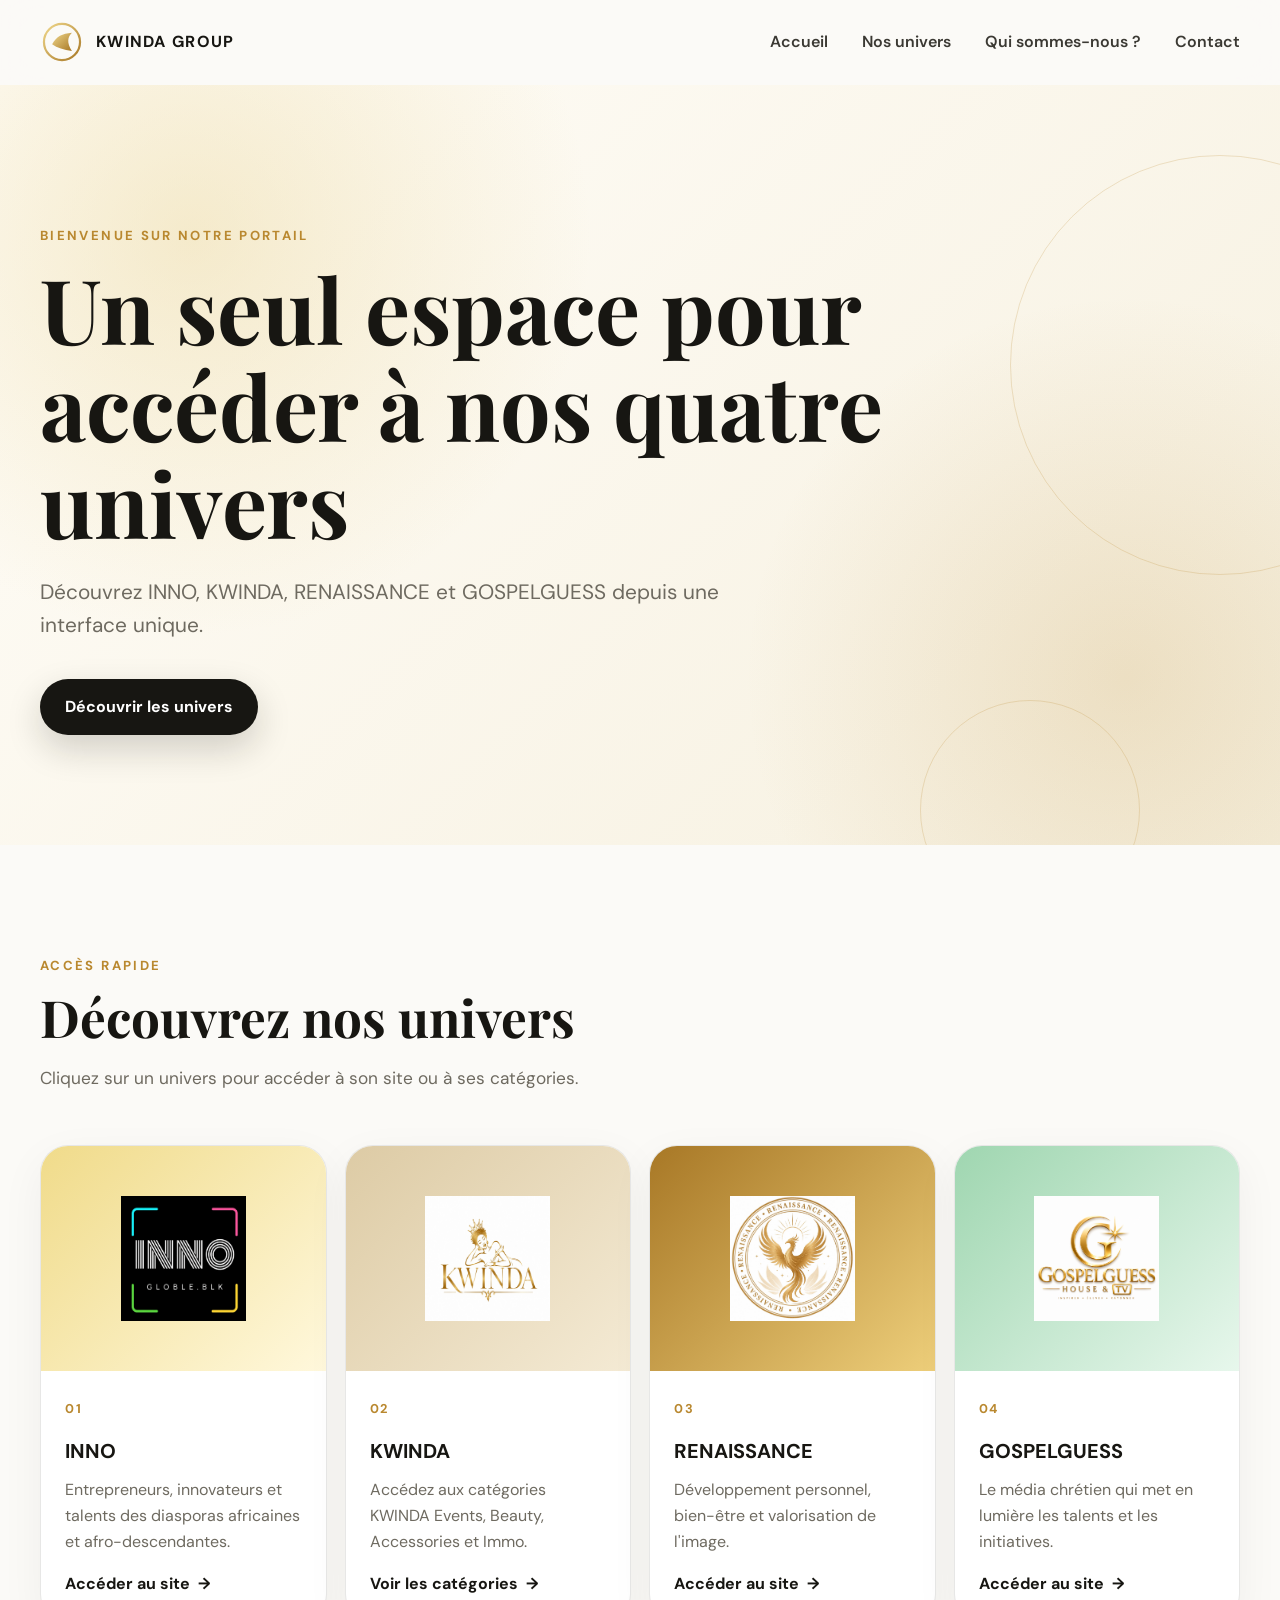
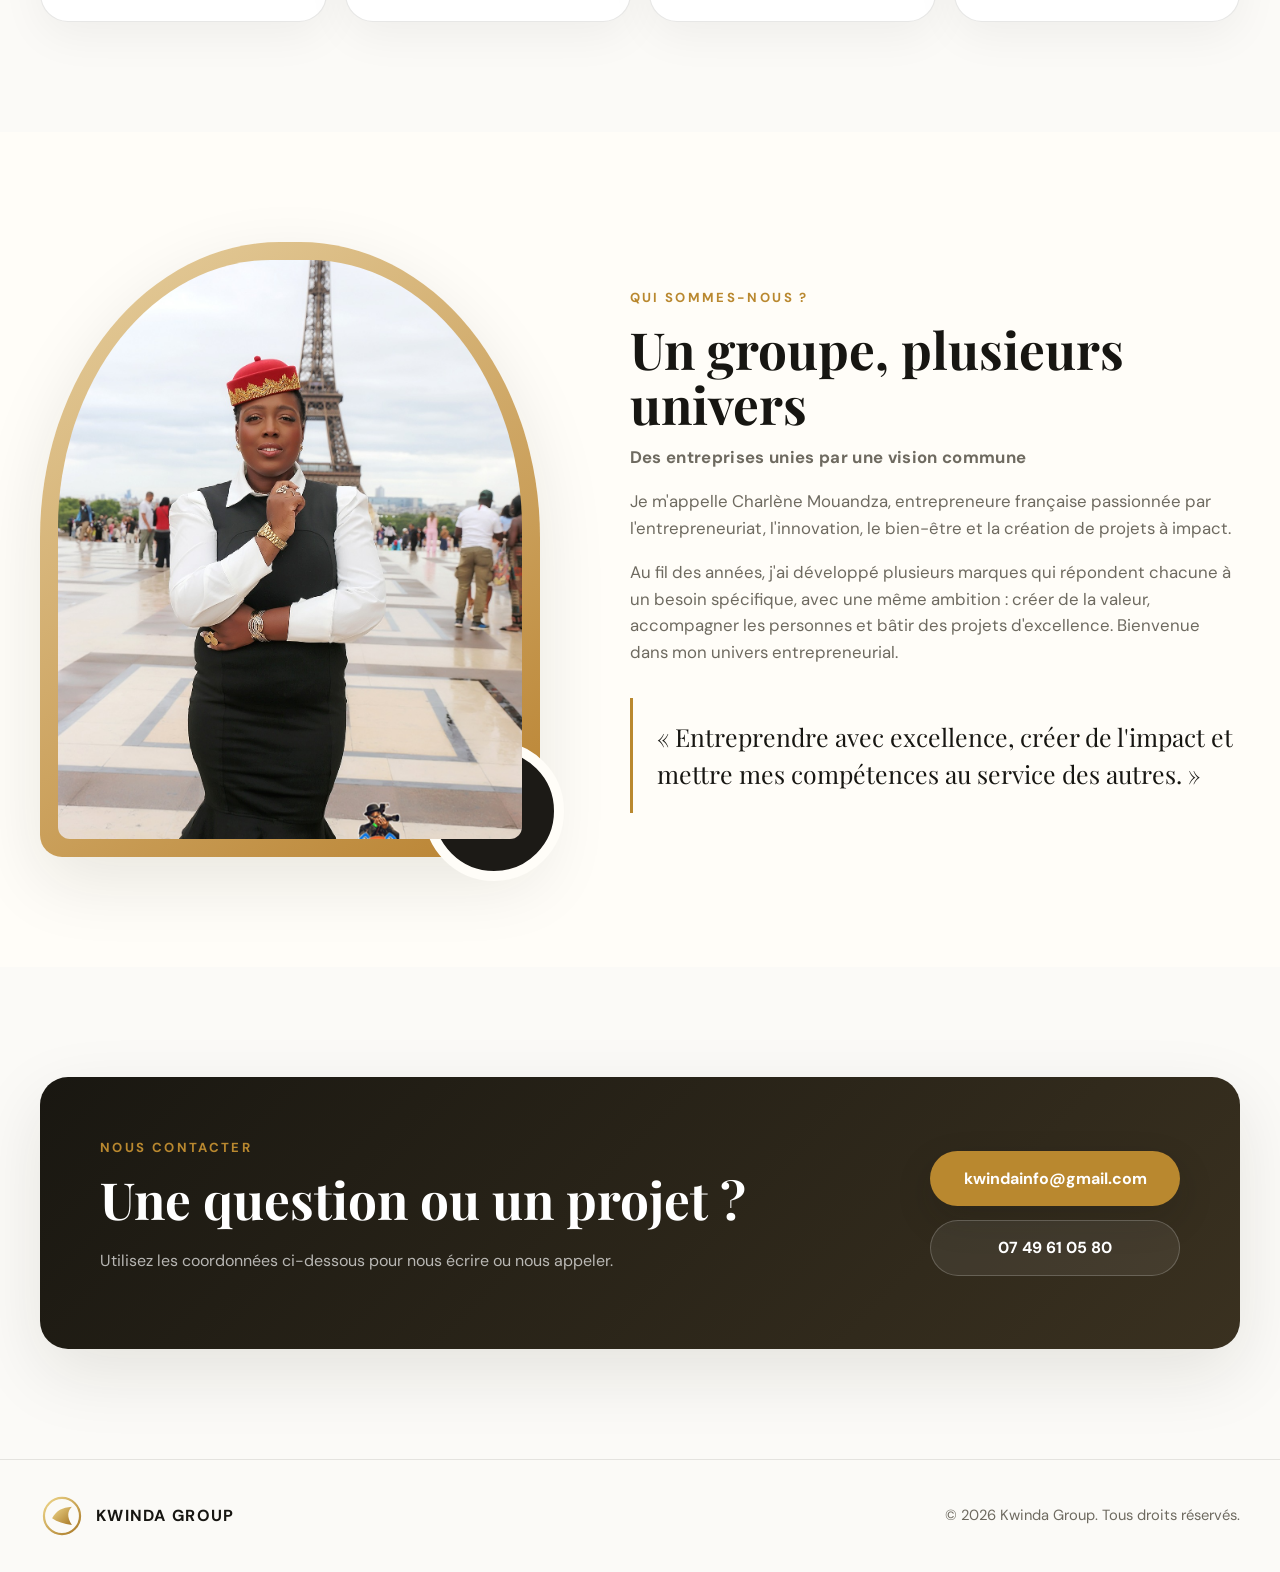
<file: index.html>
﻿<!DOCTYPE html>
<html lang="fr">
<head>
  <meta charset="UTF-8">
  <meta name="viewport" content="width=device-width, initial-scale=1.0">
  <meta name="description" content="Portail professionnel donnant accès aux univers INNO, KWINDA, RENAISSANCE et GOSPELGUESS.">
  <title>Kwinda Group - Portail</title>

  <link rel="preconnect" href="https://fonts.googleapis.com">
  <link rel="preconnect" href="https://fonts.gstatic.com" crossorigin>
  <link href="https://fonts.googleapis.com/css2?family=DM+Sans:wght@400;500;600;700&family=Playfair+Display:wght@600;700&display=swap" rel="stylesheet">

  <link rel="stylesheet" href="ressources/css/styles.css">
</head>
<body>

  <header class="site-header">
    <div class="container header-inner">
      <a class="brand" href="#accueil" aria-label="Retour à l'accueil">
        <img src="ressources/logo-principal.svg" alt="Logo principal">
        <span>KWINDA GROUP</span>
      </a>

      <button class="menu-toggle" type="button" aria-label="Ouvrir le menu" aria-expanded="false">
        <span></span>
        <span></span>
        <span></span>
      </button>

      <nav class="main-nav" aria-label="Navigation principale">
        <a href="#accueil">Accueil</a>
        <a href="#entreprises">Nos univers</a>
        <a href="#apropos">Qui sommes-nous ?</a>
        <a href="#contact">Contact</a>
      </nav>
    </div>
  </header>

  <main>
    <section class="hero" id="accueil">
      <div class="hero-decoration hero-decoration-one"></div>
      <div class="hero-decoration hero-decoration-two"></div>

      <div class="container hero-content">
        <p class="eyebrow">Bienvenue sur notre portail</p>
        <h1>Un seul espace pour accéder à nos quatre univers</h1>
        <p class="hero-text">
          Découvrez INNO, KWINDA, RENAISSANCE et GOSPELGUESS depuis une interface unique.
        </p>
        <a class="button button-primary" href="#entreprises">Découvrir les univers</a>
      </div>
    </section>

    <section class="platforms section" id="entreprises">
      <div class="container">
        <div class="section-heading">
          <p class="eyebrow">Accès rapide</p>
          <h2>Découvrez nos univers</h2>
          <p>Cliquez sur un univers pour accéder à son site ou à ses catégories.</p>
        </div>

        <div class="platform-grid">
          <a class="platform-card" href="sites/inno/index.html">
            <div class="platform-visual visual-cream">
              <img src="logos/entreprise_2.png" alt="Logo INNO">
            </div>
            <div class="platform-content">
              <span class="platform-number">01</span>
              <h3>INNO</h3>
              <p>Entrepreneurs, innovateurs et talents des diasporas africaines et afro-descendantes.</p>
              <span class="platform-link">Accéder au site <span aria-hidden="true">→</span></span>
            </div>
          </a>

          <a class="platform-card" href="sites/kwinda/index.html">
            <div class="platform-visual visual-sand">
              <img src="logos/entreprise_3.jpeg" alt="Logo KWINDA">
            </div>
            <div class="platform-content">
              <span class="platform-number">02</span>
              <h3>KWINDA</h3>
              <p>Accédez aux catégories KWINDA Events, Beauty, Accessories et Immo.</p>
              <span class="platform-link">Voir les catégories <span aria-hidden="true">→</span></span>
            </div>
          </a>

          <a class="platform-card" href="sites/renaissance/index.html">
            <div class="platform-visual visual-gold">
              <img src="logos/entreprise_6.jpeg" alt="Logo RENAISSANCE">
            </div>
            <div class="platform-content">
              <span class="platform-number">03</span>
              <h3>RENAISSANCE</h3>
              <p>Développement personnel, bien-être et valorisation de l'image.</p>
              <span class="platform-link">Accéder au site <span aria-hidden="true">→</span></span>
            </div>
          </a>

          <a class="platform-card" href="sites/gospelguess/index.html">
            <div class="platform-visual visual-green">
              <img src="logos/entreprise_7.png" alt="Logo GOSPELGUESS">
            </div>
            <div class="platform-content">
              <span class="platform-number">04</span>
              <h3>GOSPELGUESS</h3>
              <p>Le média chrétien qui met en lumière les talents et les initiatives.</p>
              <span class="platform-link">Accéder au site <span aria-hidden="true">→</span></span>
            </div>
          </a>
        </div>
      </div>
    </section>

    <section class="founder section" id="apropos">
      <div class="container founder-grid">
        <div class="founder-photo">
          <img src="fondatrice.png" alt="L'identité et la vision du groupe">
        </div>

        <div class="founder-content">
          <p class="eyebrow">Qui sommes-nous ?</p>
          <h2>Un groupe, plusieurs univers</h2>
          <p class="founder-title">Des entreprises unies par une vision commune</p>
          <p class="founder-lead">
            Je m'appelle Charlène Mouandza, entrepreneure française passionnée par l'entrepreneuriat,
            l'innovation, le bien-être et la création de projets à impact.
          </p>
          <p>
            Au fil des années, j'ai développé plusieurs marques qui répondent chacune à un besoin
            spécifique, avec une même ambition : créer de la valeur, accompagner les personnes et
            bâtir des projets d'excellence. Bienvenue dans mon univers entrepreneurial.
          </p>
          <blockquote>« Entreprendre avec excellence, créer de l'impact et mettre mes compétences au service des autres. »</blockquote>
        </div>
      </div>
    </section>

    <section class="contact section" id="contact">
      <div class="container contact-card">
        <div>
          <p class="eyebrow">Nous contacter</p>
          <h2>Une question ou un projet ?</h2>
          <p>Utilisez les coordonnées ci-dessous pour nous écrire ou nous appeler.</p>
        </div>

        <div class="contact-actions">
          <a class="button button-primary" href="mailto:kwindainfo@gmail.com">kwindainfo@gmail.com</a>
          <a class="button button-secondary" href="tel:+33749610580">07 49 61 05 80</a>
        </div>
      </div>
    </section>
  </main>

  <footer class="site-footer">
    <div class="container footer-inner">
      <div class="footer-brand">
        <img src="ressources/logo-principal.svg" alt="Logo principal">
        <span>KWINDA GROUP</span>
      </div>
      <p>© <span id="current-year"></span> Kwinda Group. Tous droits réservés.</p>
    </div>
  </footer>

  <script src="ressources/js/script.js"></script>
</body>
</html>
</file>
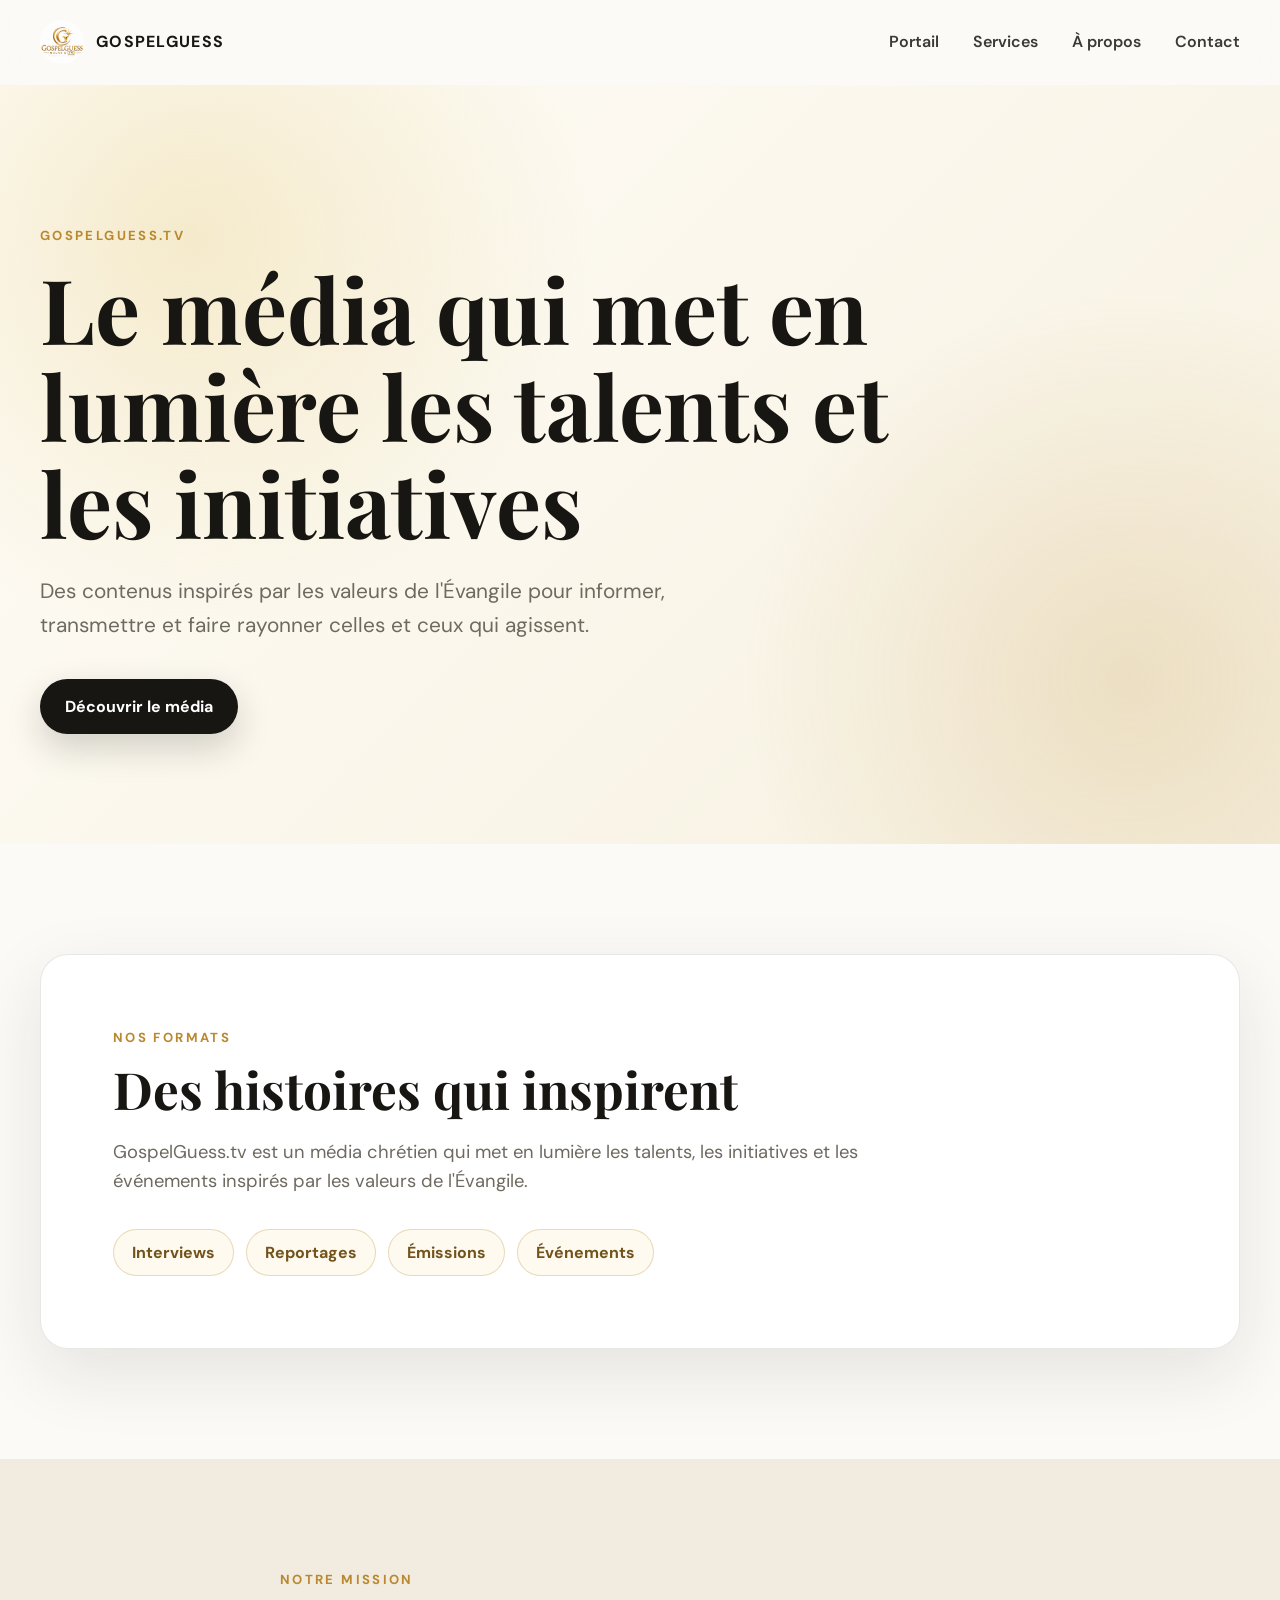
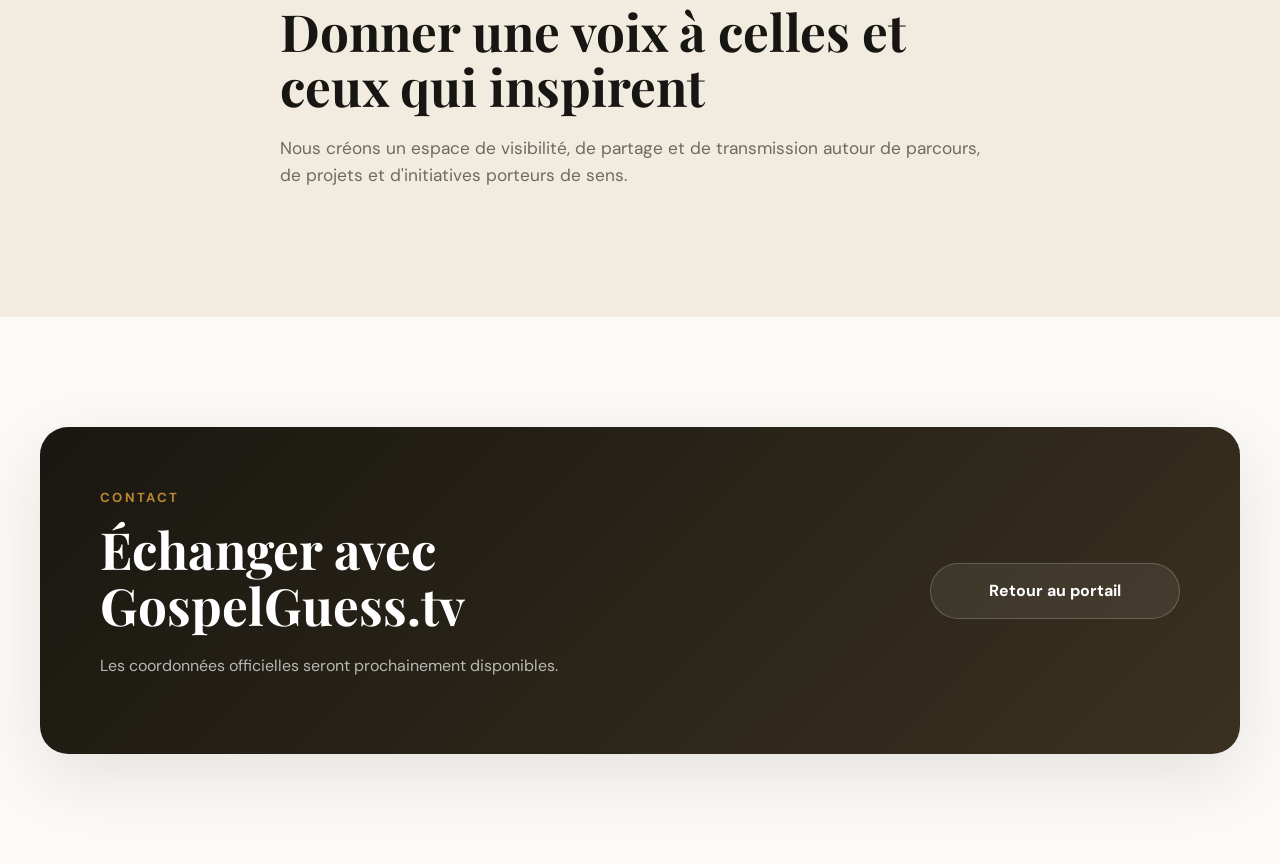
<file: sites/gospelguess/index.html>
﻿<!DOCTYPE html>
<html lang="fr">
<head>
  <meta charset="UTF-8">
  <meta name="viewport" content="width=device-width, initial-scale=1.0">
  <meta name="description" content="Site vitrine GOSPELGUESS.">
  <title>GospelGuess.tv - Kwinda Group</title>
  <link rel="preconnect" href="https://fonts.googleapis.com">
  <link rel="preconnect" href="https://fonts.gstatic.com" crossorigin>
  <link href="https://fonts.googleapis.com/css2?family=DM+Sans:wght@400;500;600;700&family=Playfair+Display:wght@600;700&display=swap" rel="stylesheet">
  <link rel="stylesheet" href="../../ressources/css/styles.css">
  <link rel="stylesheet" href="../fichiers-communs/styles-pages.css">
</head>
<body class="company-site">
  <header class="site-header"><div class="container header-inner"><a class="brand" href="../../index.html" aria-label="Retour au portail"><img src="../../logos/entreprise_7.png" alt="Logo GOSPELGUESS"><span>GOSPELGUESS</span></a><button class="menu-toggle" type="button" aria-label="Ouvrir le menu" aria-expanded="false"><span></span><span></span><span></span></button><nav class="main-nav" aria-label="Navigation principale"><a href="../../index.html">Portail</a><a href="#services">Services</a><a href="#apropos">À propos</a><a href="#contact">Contact</a></nav></div></header>
  <main>
    <section class="hero company-hero" id="accueil"><div class="container hero-content"><p class="eyebrow">GospelGuess.tv</p><h1>Le média qui met en lumière les talents et les initiatives</h1><p class="hero-text">Des contenus inspirés par les valeurs de l'Évangile pour informer, transmettre et faire rayonner celles et ceux qui agissent.</p><a class="button button-primary" href="#services">Découvrir le média</a></div></section>
    <section class="section" id="services"><div class="container content-panel"><p class="eyebrow">Nos formats</p><h2>Des histoires qui inspirent</h2><p class="content-lead">GospelGuess.tv est un média chrétien qui met en lumière les talents, les initiatives et les événements inspirés par les valeurs de l'Évangile.</p><div class="service-tags"><span>Interviews</span><span>Reportages</span><span>Émissions</span><span>Événements</span></div></div></section>
    <section class="about section" id="apropos"><div class="container section-heading"><p class="eyebrow">Notre mission</p><h2>Donner une voix à celles et ceux qui inspirent</h2><p>Nous créons un espace de visibilité, de partage et de transmission autour de parcours, de projets et d'initiatives porteurs de sens.</p></div></section>
    <section class="contact section" id="contact"><div class="container contact-card"><div><p class="eyebrow">Contact</p><h2>Échanger avec GospelGuess.tv</h2><p>Les coordonnées officielles seront prochainement disponibles.</p></div><div class="contact-actions"><a class="button button-secondary" href="../../index.html">Retour au portail</a></div></div></section>
  </main>
  <script src="../fichiers-communs/interactions-pages.js"></script>
</body>
</html>
</file>
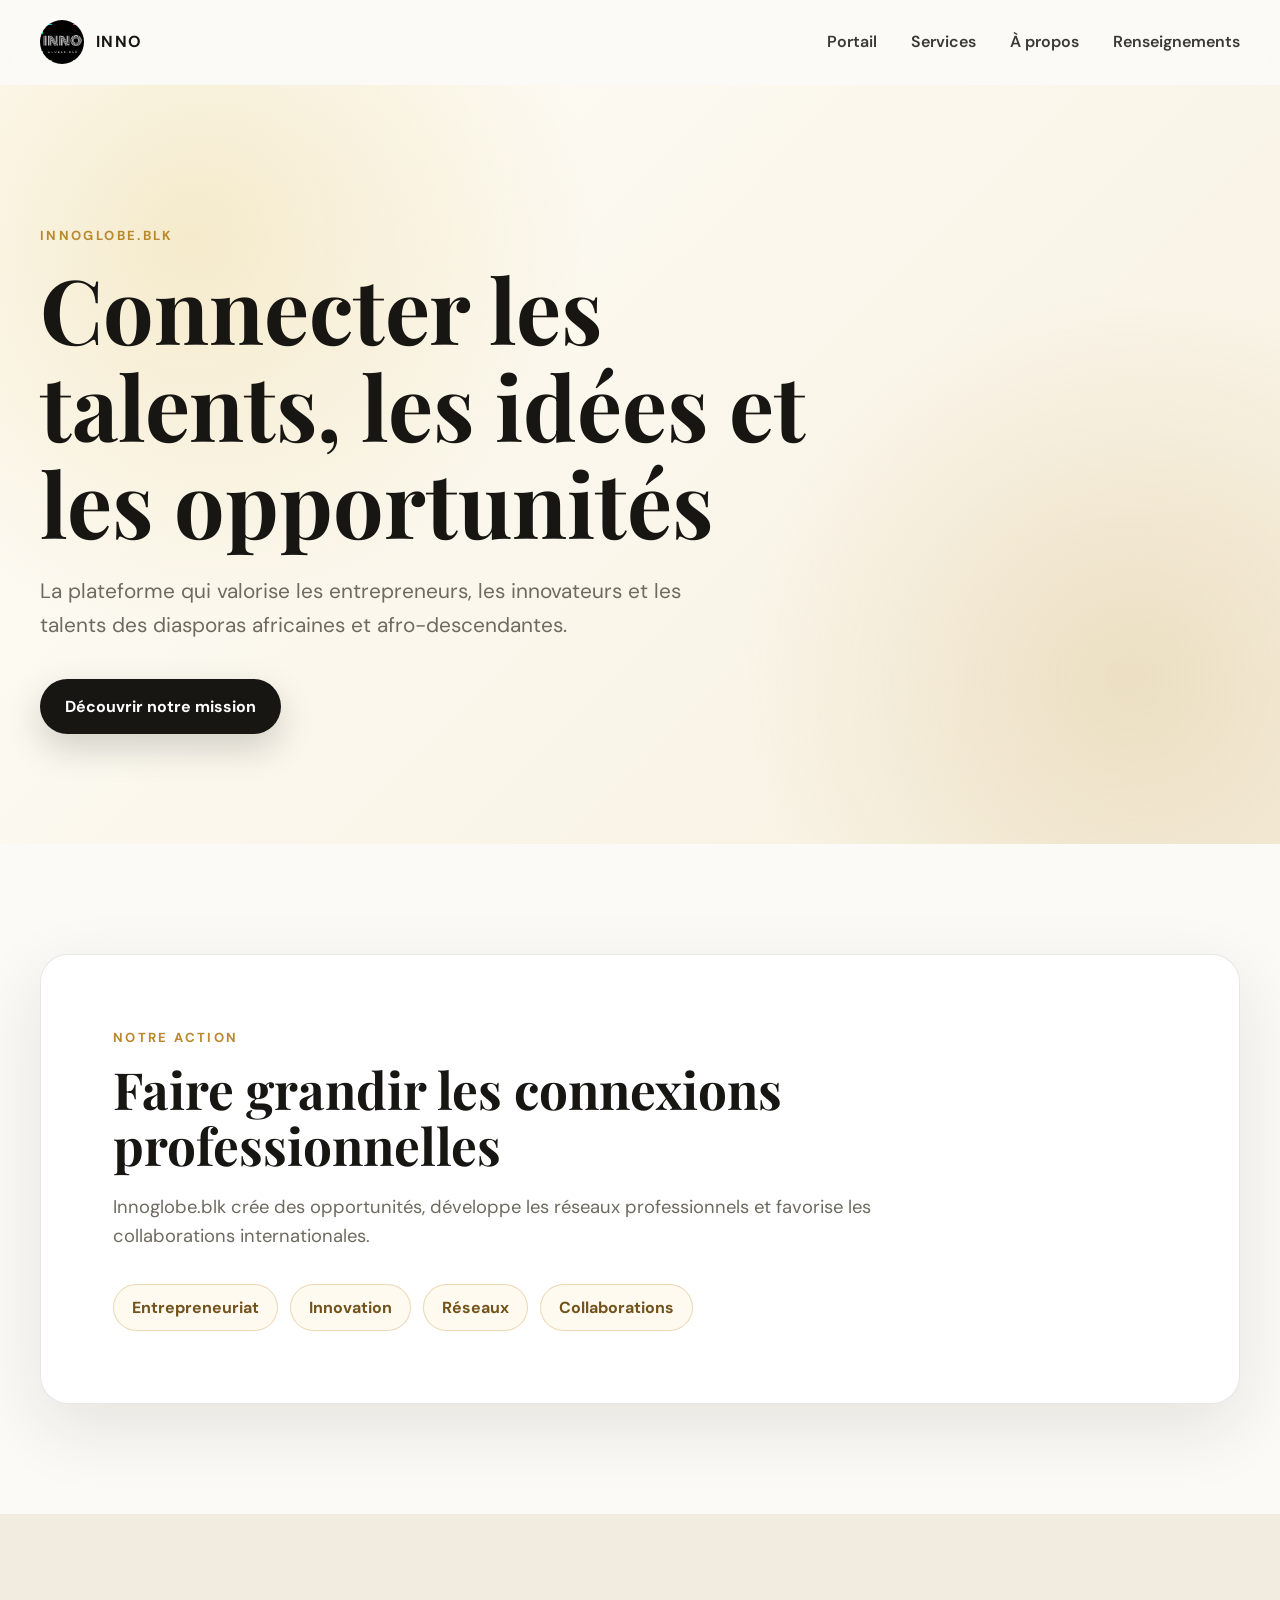
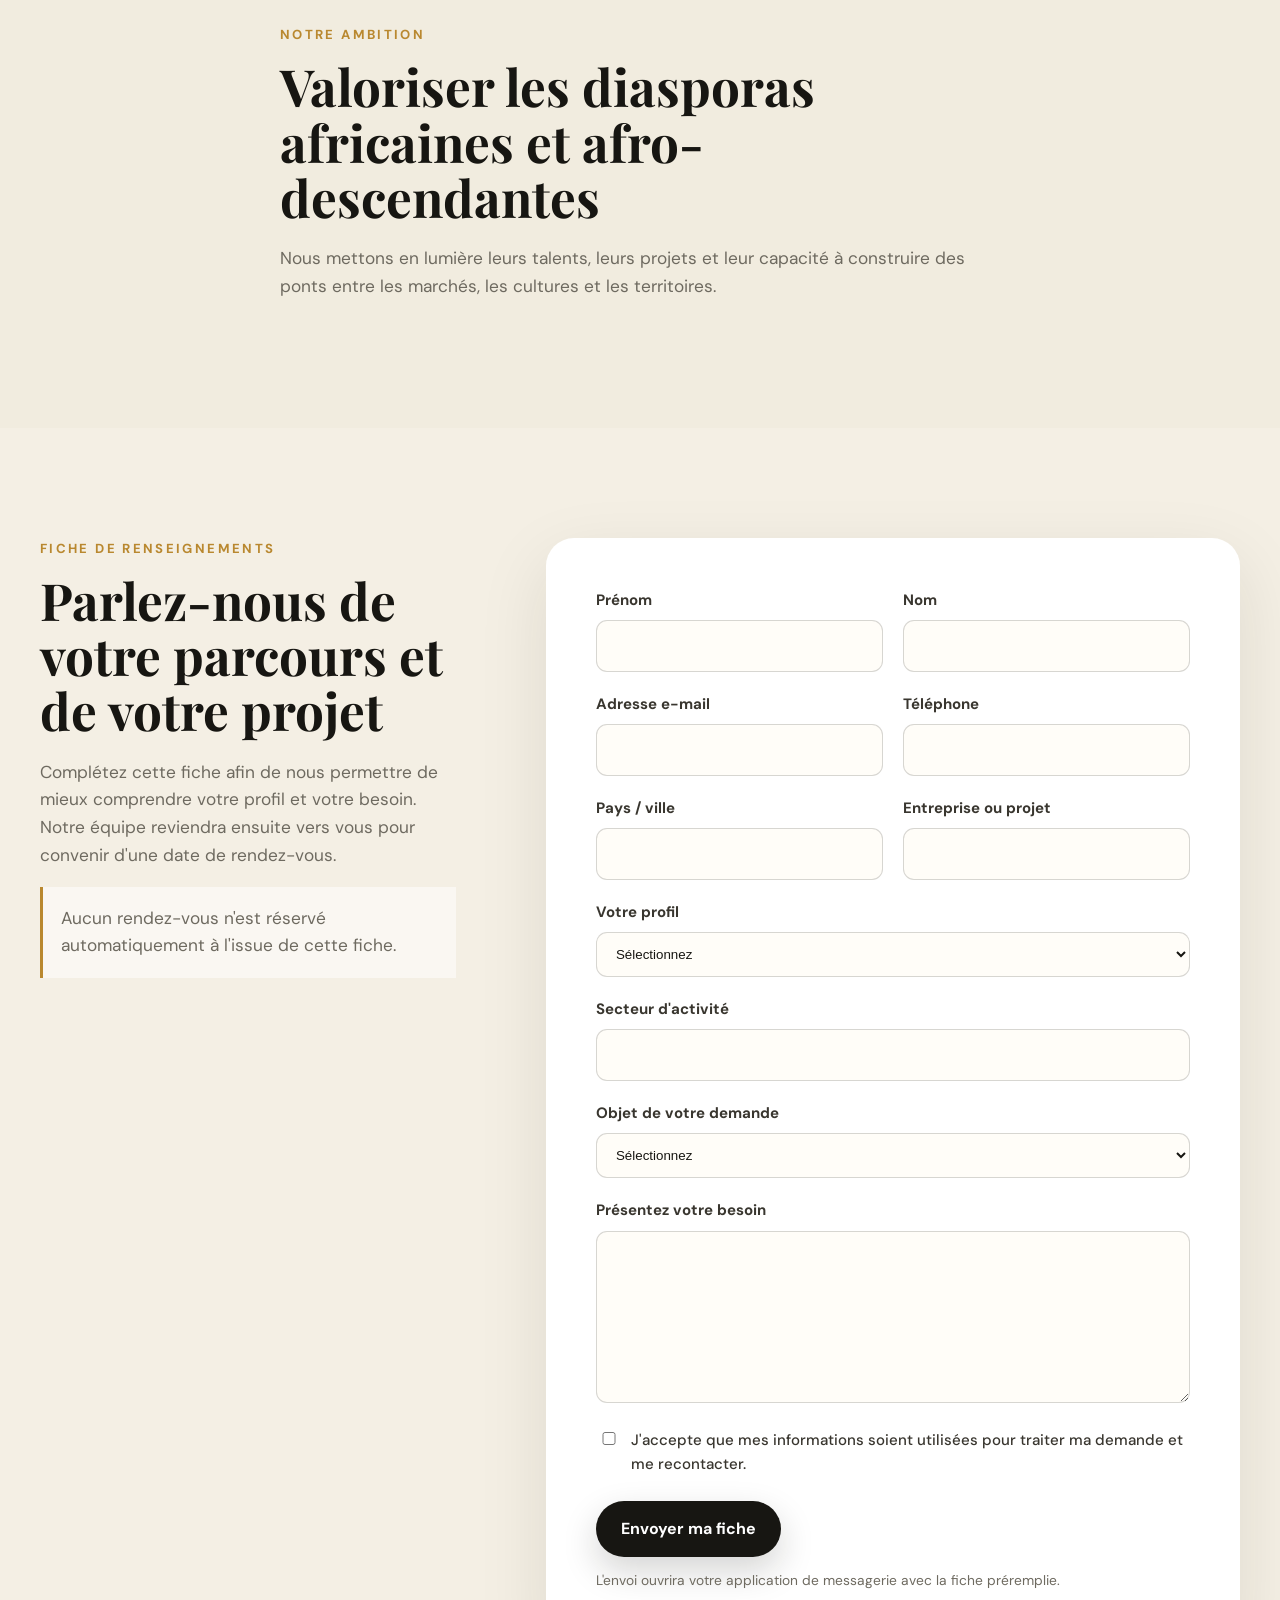
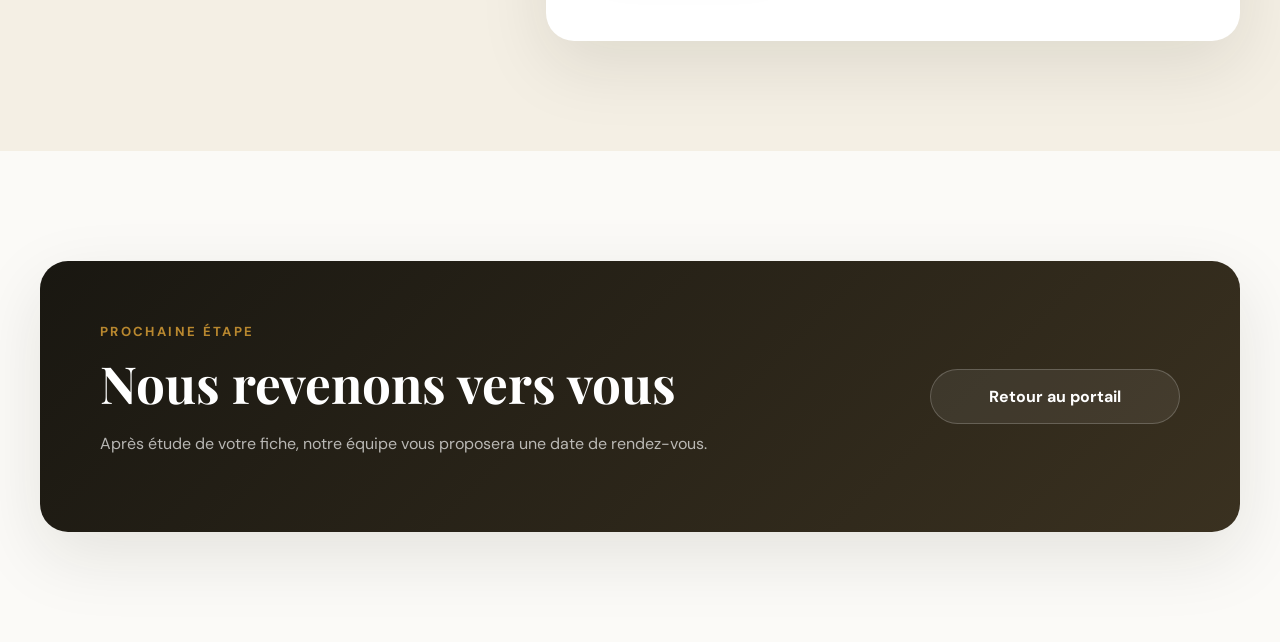
<file: sites/inno/index.html>
﻿<!DOCTYPE html>
<html lang="fr">
<head>
  <meta charset="UTF-8">
  <meta name="viewport" content="width=device-width, initial-scale=1.0">
  <meta name="description" content="Site vitrine INNO.">
  <title>Innoglobe.blk - Kwinda Group</title>
  <link rel="preconnect" href="https://fonts.googleapis.com">
  <link rel="preconnect" href="https://fonts.gstatic.com" crossorigin>
  <link href="https://fonts.googleapis.com/css2?family=DM+Sans:wght@400;500;600;700&family=Playfair+Display:wght@600;700&display=swap" rel="stylesheet">
  <link rel="stylesheet" href="../../ressources/css/styles.css">
  <link rel="stylesheet" href="../fichiers-communs/styles-pages.css">
</head>
<body class="company-site">
  <header class="site-header">
    <div class="container header-inner">
      <a class="brand" href="../../index.html" aria-label="Retour au portail">
        <img src="../../logos/entreprise_2.png" alt="Logo INNO">
        <span>INNO</span>
      </a>
      <button class="menu-toggle" type="button" aria-label="Ouvrir le menu" aria-expanded="false"><span></span><span></span><span></span></button>
      <nav class="main-nav" aria-label="Navigation principale">
        <a href="../../index.html">Portail</a>
        <a href="#services">Services</a>
        <a href="#apropos">À propos</a>
        <a href="#renseignements">Renseignements</a>
      </nav>
    </div>
  </header>
  <main>
    <section class="hero company-hero" id="accueil">
      <div class="container hero-content">
        <p class="eyebrow">Innoglobe.blk</p>
        <h1>Connecter les talents, les idées et les opportunités</h1>
        <p class="hero-text">La plateforme qui valorise les entrepreneurs, les innovateurs et les talents des diasporas africaines et afro-descendantes.</p>
        <a class="button button-primary" href="#services">Découvrir notre mission</a>
      </div>
    </section>
    <section class="section" id="services"><div class="container content-panel"><p class="eyebrow">Notre action</p><h2>Faire grandir les connexions professionnelles</h2><p class="content-lead">Innoglobe.blk crée des opportunités, développe les réseaux professionnels et favorise les collaborations internationales.</p><div class="service-tags"><span>Entrepreneuriat</span><span>Innovation</span><span>Réseaux</span><span>Collaborations</span></div></div></section>
    <section class="about section" id="apropos"><div class="container section-heading"><p class="eyebrow">Notre ambition</p><h2>Valoriser les diasporas africaines et afro-descendantes</h2><p>Nous mettons en lumière leurs talents, leurs projets et leur capacité à construire des ponts entre les marchés, les cultures et les territoires.</p></div></section>
    <section class="inquiry section" id="renseignements">
      <div class="container inquiry-grid">
        <div class="inquiry-intro">
          <p class="eyebrow">Fiche de renseignements</p>
          <h2>Parlez-nous de votre parcours et de votre projet</h2>
          <p>Complétez cette fiche afin de nous permettre de mieux comprendre votre profil et votre besoin. Notre équipe reviendra ensuite vers vous pour convenir d'une date de rendez-vous.</p>
          <p class="inquiry-note">Aucun rendez-vous n'est réservé automatiquement à l'issue de cette fiche.</p>
        </div>
        <form class="inquiry-form" id="inquiry-form">
          <div class="form-grid">
            <label>Prénom <input type="text" name="prenom" autocomplete="given-name" required></label>
            <label>Nom <input type="text" name="nom" autocomplete="family-name" required></label>
            <label>Adresse e-mail <input type="email" name="email" autocomplete="email" required></label>
            <label>Téléphone <input type="tel" name="telephone" autocomplete="tel"></label>
            <label>Pays / ville <input type="text" name="localisation" autocomplete="address-level2"></label>
            <label>Entreprise ou projet <input type="text" name="projet"></label>
            <label class="form-full">Votre profil
              <select name="profil" required><option value="">Sélectionnez</option><option>Entrepreneur·e</option><option>Innovateur·rice</option><option>Porteur·se de projet</option><option>Talent / professionnel·le</option><option>Partenaire / investisseur</option><option>Autre</option></select>
            </label>
            <label class="form-full">Secteur d'activité <input type="text" name="secteur" required></label>
            <label class="form-full">Objet de votre demande
              <select name="objet" required><option value="">Sélectionnez</option><option>Présenter mon projet</option><option>Développer mon réseau</option><option>Rechercher un partenariat</option><option>Explorer une collaboration internationale</option><option>Demander un accompagnement</option><option>Autre</option></select>
            </label>
            <label class="form-full">Présentez votre besoin <textarea name="message" rows="6" required></textarea></label>
          </div>
          <label class="form-consent"><input type="checkbox" required> J'accepte que mes informations soient utilisées pour traiter ma demande et me recontacter.</label>
          <button class="button button-primary" type="submit">Envoyer ma fiche</button>
          <p class="form-help">L'envoi ouvrira votre application de messagerie avec la fiche préremplie.</p>
        </form>
      </div>
    </section>
    <section class="contact section"><div class="container contact-card"><div><p class="eyebrow">Prochaine étape</p><h2>Nous revenons vers vous</h2><p>Après étude de votre fiche, notre équipe vous proposera une date de rendez-vous.</p></div><div class="contact-actions"><a class="button button-secondary" href="../../index.html">Retour au portail</a></div></div></section>
  </main>
  <script src="../fichiers-communs/interactions-pages.js"></script>
  <script src="formulaire-renseignements.js"></script>
</body>
</html>
</file>
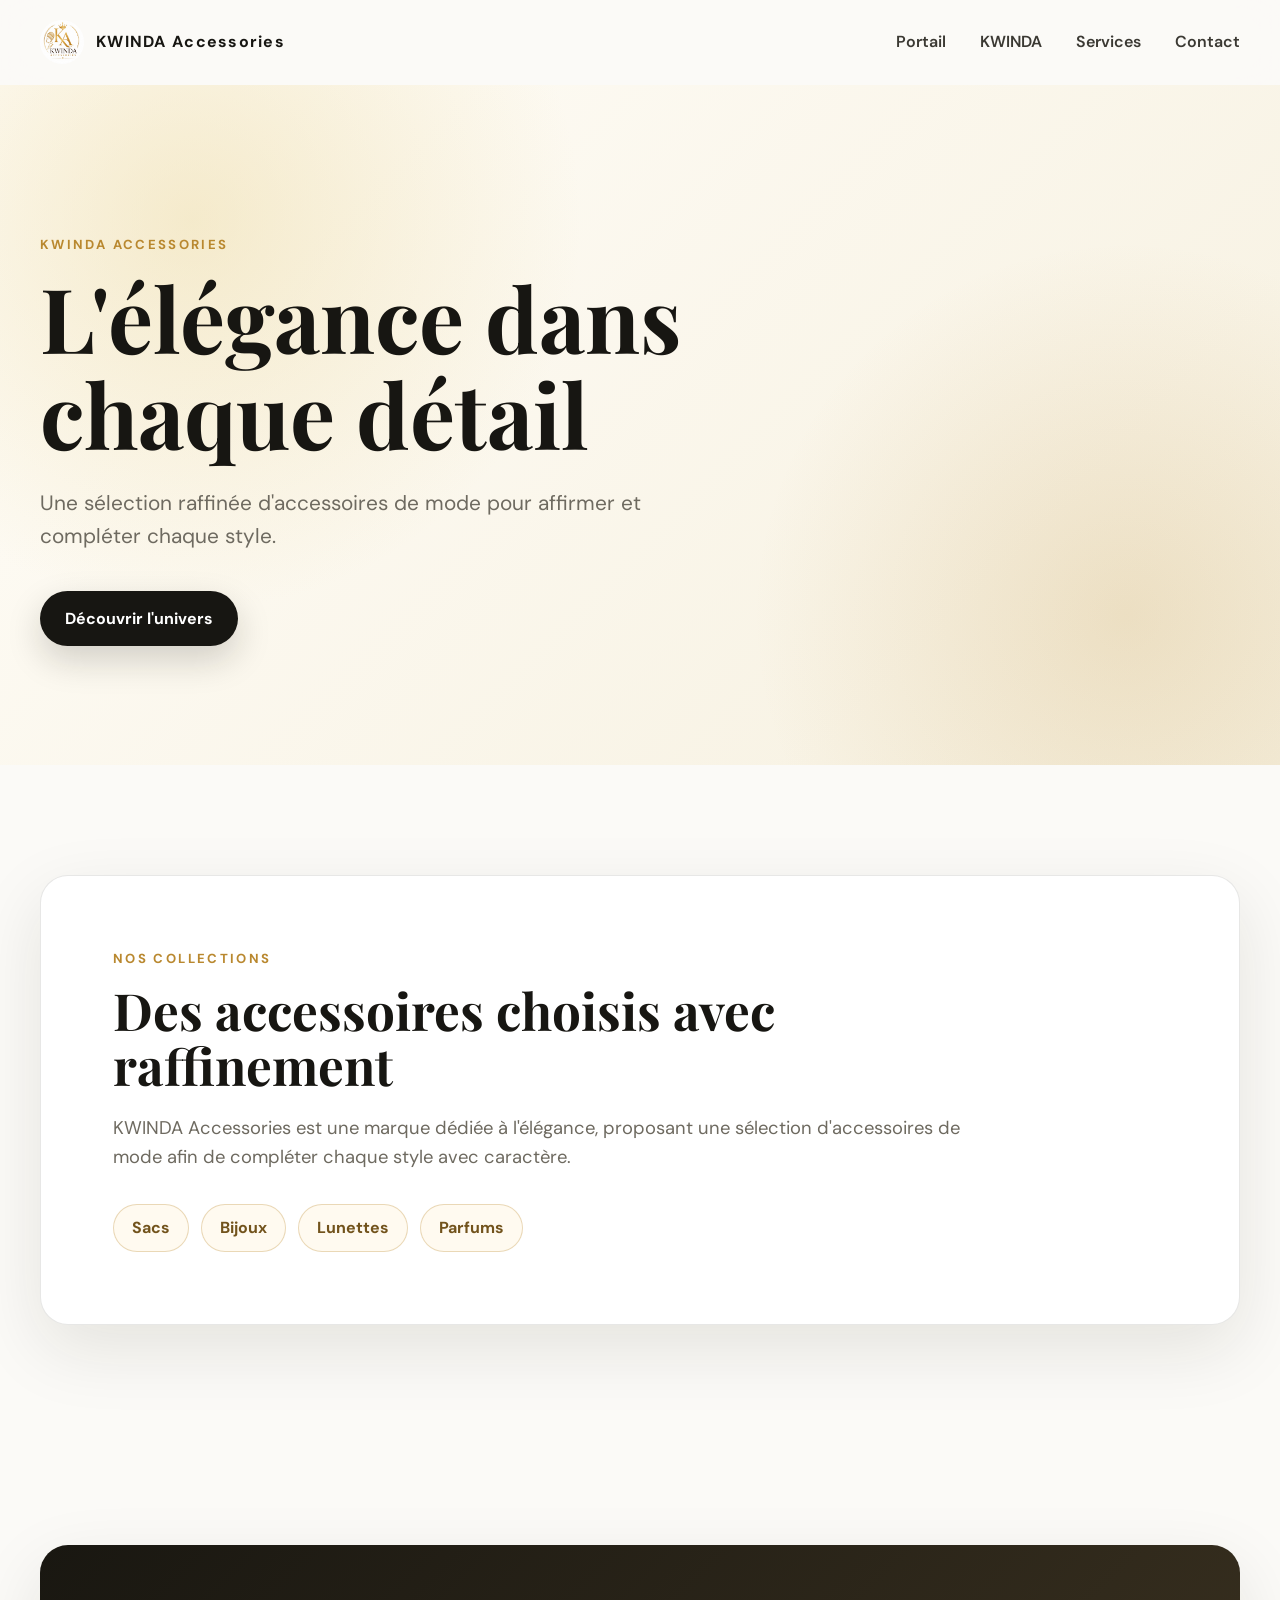
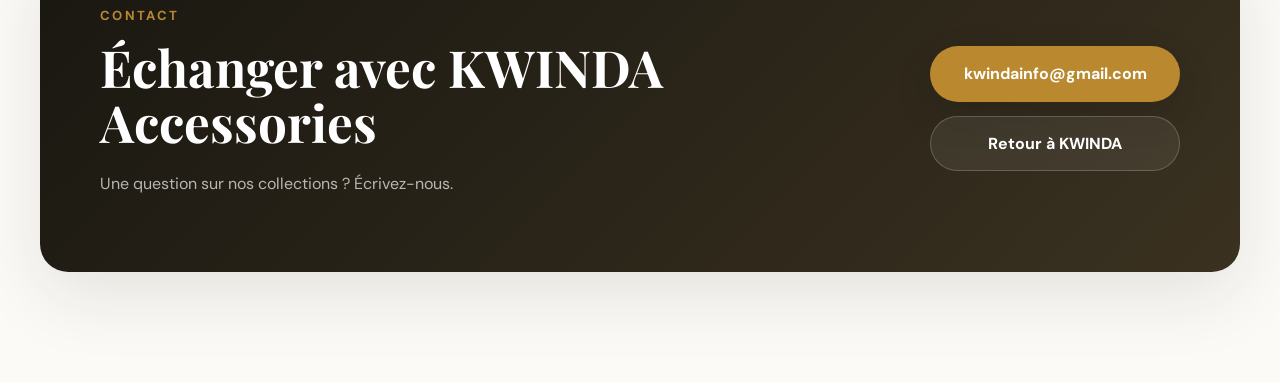
<file: sites/kwinda-accessories/index.html>
﻿<!DOCTYPE html>
<html lang="fr">
<head>
  <meta charset="UTF-8">
  <meta name="viewport" content="width=device-width, initial-scale=1.0">
  <meta name="description" content="Site vitrine KWINDA Accessories.">
  <title>KWINDA Accessories - KWINDA</title>
  <link rel="preconnect" href="https://fonts.googleapis.com">
  <link rel="preconnect" href="https://fonts.gstatic.com" crossorigin>
  <link href="https://fonts.googleapis.com/css2?family=DM+Sans:wght@400;500;600;700&family=Playfair+Display:wght@600;700&display=swap" rel="stylesheet">
  <link rel="stylesheet" href="../../ressources/css/styles.css">
  <link rel="stylesheet" href="../fichiers-communs/styles-pages.css">
</head>
<body class="company-site">
  <header class="site-header"><div class="container header-inner"><a class="brand" href="../kwinda/index.html" aria-label="Retour aux catégories KWINDA"><img src="../../logos/entreprise_5.jpeg" alt="Logo KWINDA Accessories"><span>KWINDA Accessories</span></a><button class="menu-toggle" type="button" aria-label="Ouvrir le menu" aria-expanded="false"><span></span><span></span><span></span></button><nav class="main-nav" aria-label="Navigation principale"><a href="../../index.html">Portail</a><a href="../kwinda/index.html">KWINDA</a><a href="#services">Services</a><a href="#contact">Contact</a></nav></div></header>
  <main>
    <section class="hero company-hero" id="accueil"><div class="container hero-content"><p class="eyebrow">KWINDA Accessories</p><h1>L'élégance dans chaque détail</h1><p class="hero-text">Une sélection raffinée d'accessoires de mode pour affirmer et compléter chaque style.</p><a class="button button-primary" href="#services">Découvrir l'univers</a></div></section>
    <section class="section" id="services"><div class="container content-panel"><p class="eyebrow">Nos collections</p><h2>Des accessoires choisis avec raffinement</h2><p class="content-lead">KWINDA Accessories est une marque dédiée à l'élégance, proposant une sélection d'accessoires de mode afin de compléter chaque style avec caractère.</p><div class="service-tags"><span>Sacs</span><span>Bijoux</span><span>Lunettes</span><span>Parfums</span></div></div></section>
    <section class="contact section" id="contact"><div class="container contact-card"><div><p class="eyebrow">Contact</p><h2>Échanger avec KWINDA Accessories</h2><p>Une question sur nos collections ? Écrivez-nous.</p></div><div class="contact-actions"><a class="button button-primary" href="mailto:kwindainfo@gmail.com">kwindainfo@gmail.com</a><a class="button button-secondary" href="../kwinda/index.html">Retour à KWINDA</a></div></div></section>
  </main>
  <script src="../fichiers-communs/interactions-pages.js"></script>
</body>
</html>
</file>
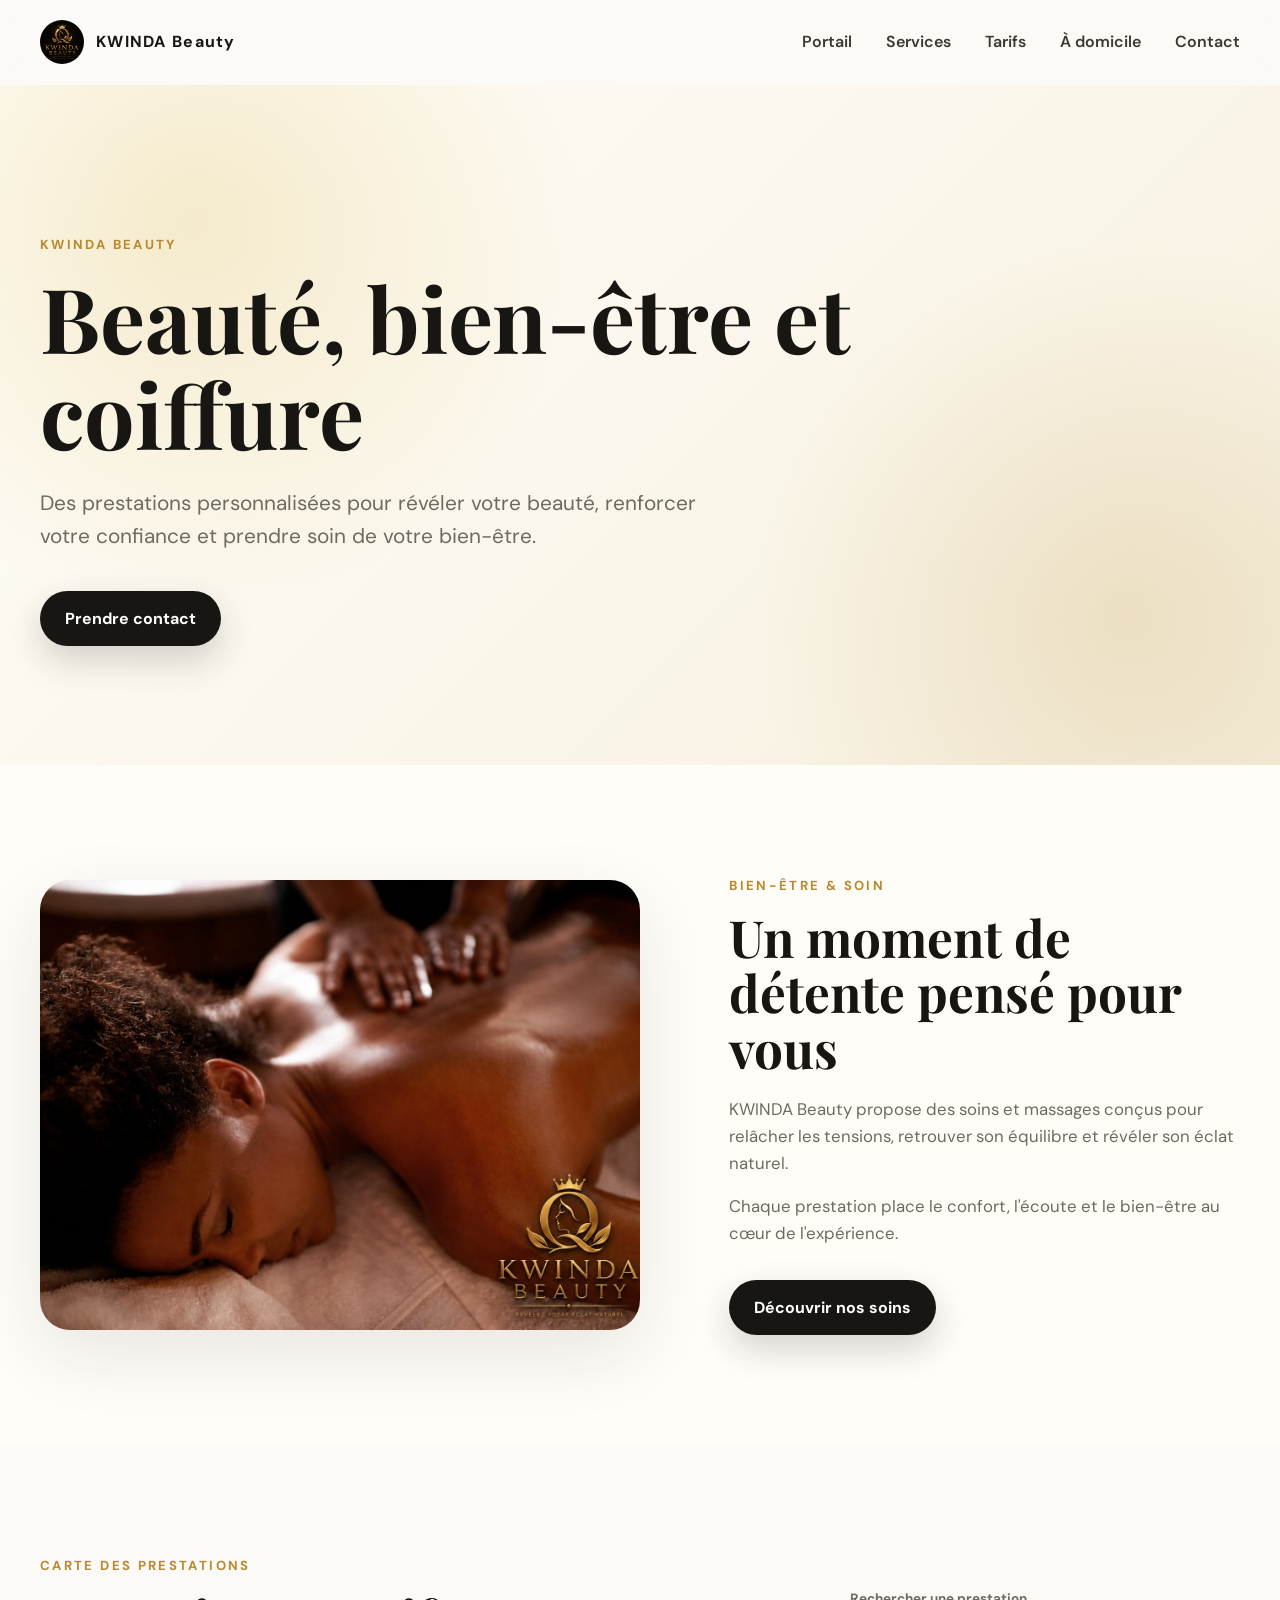
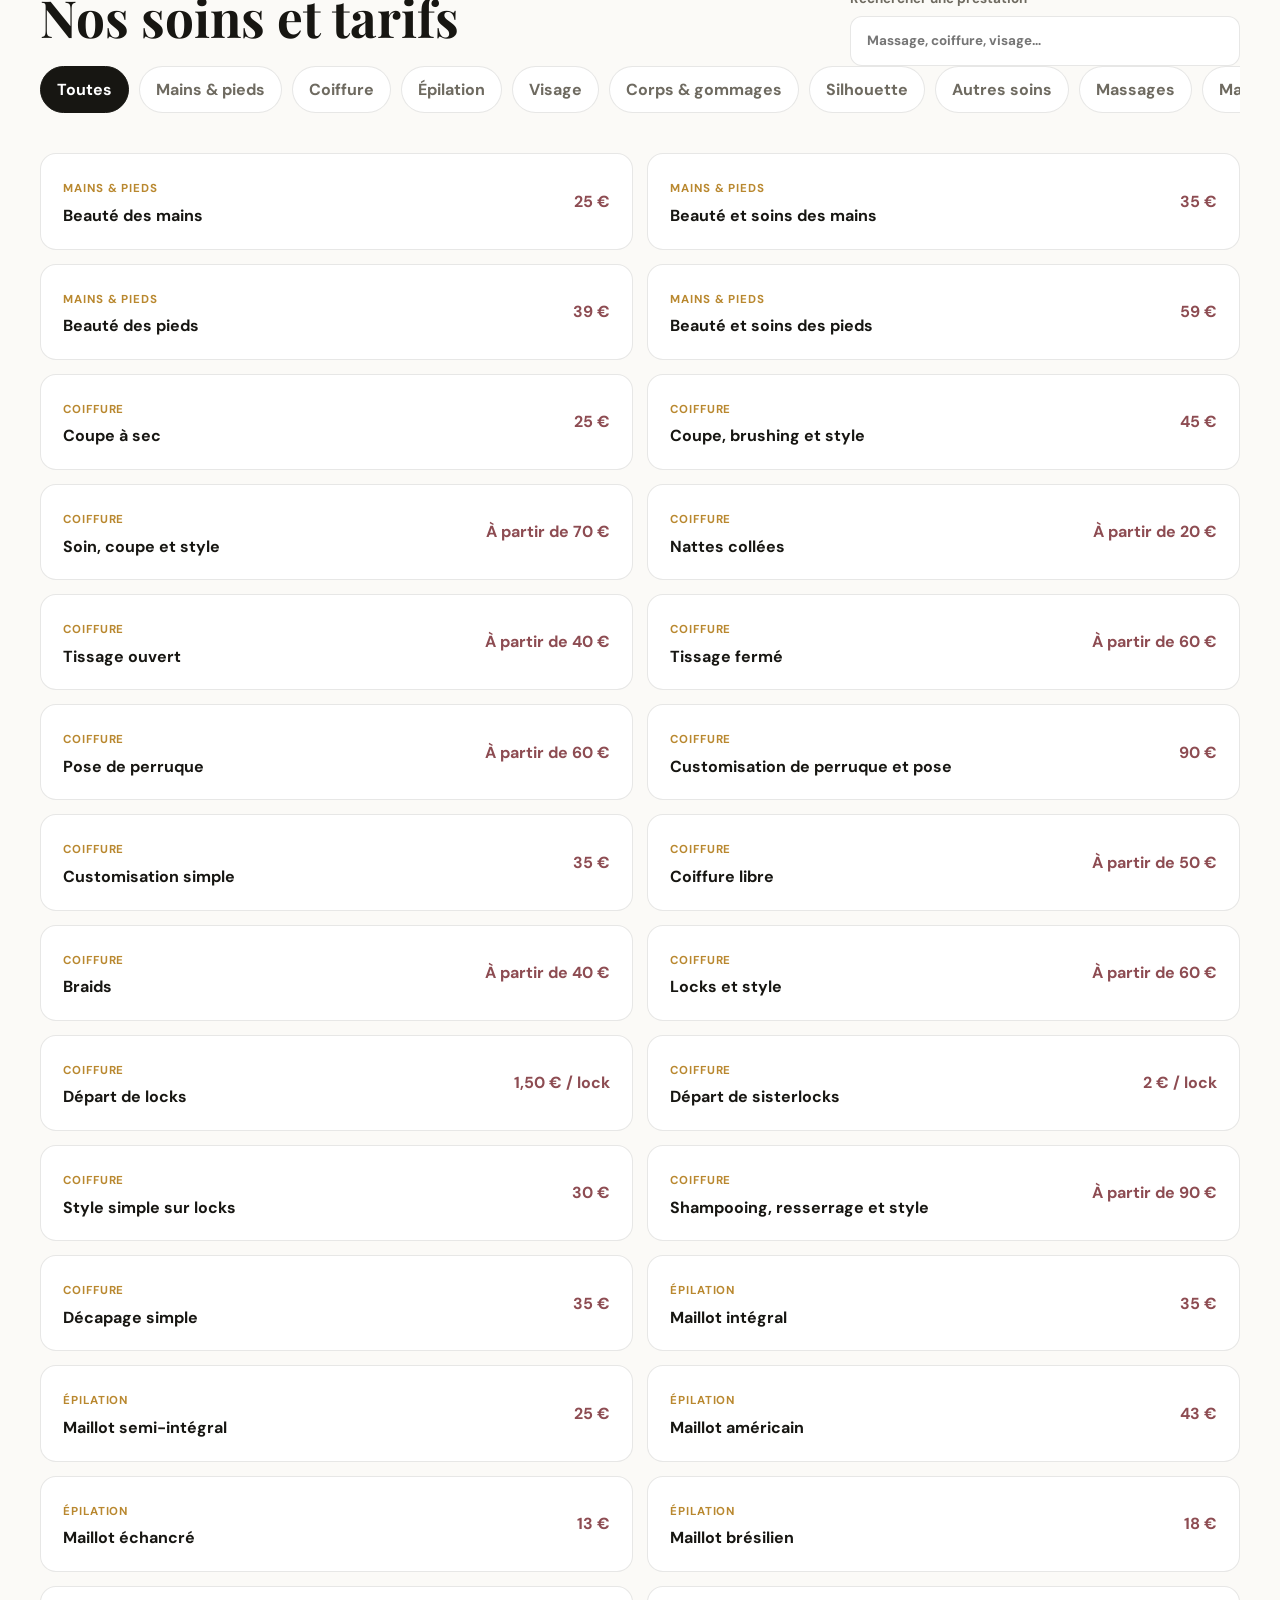
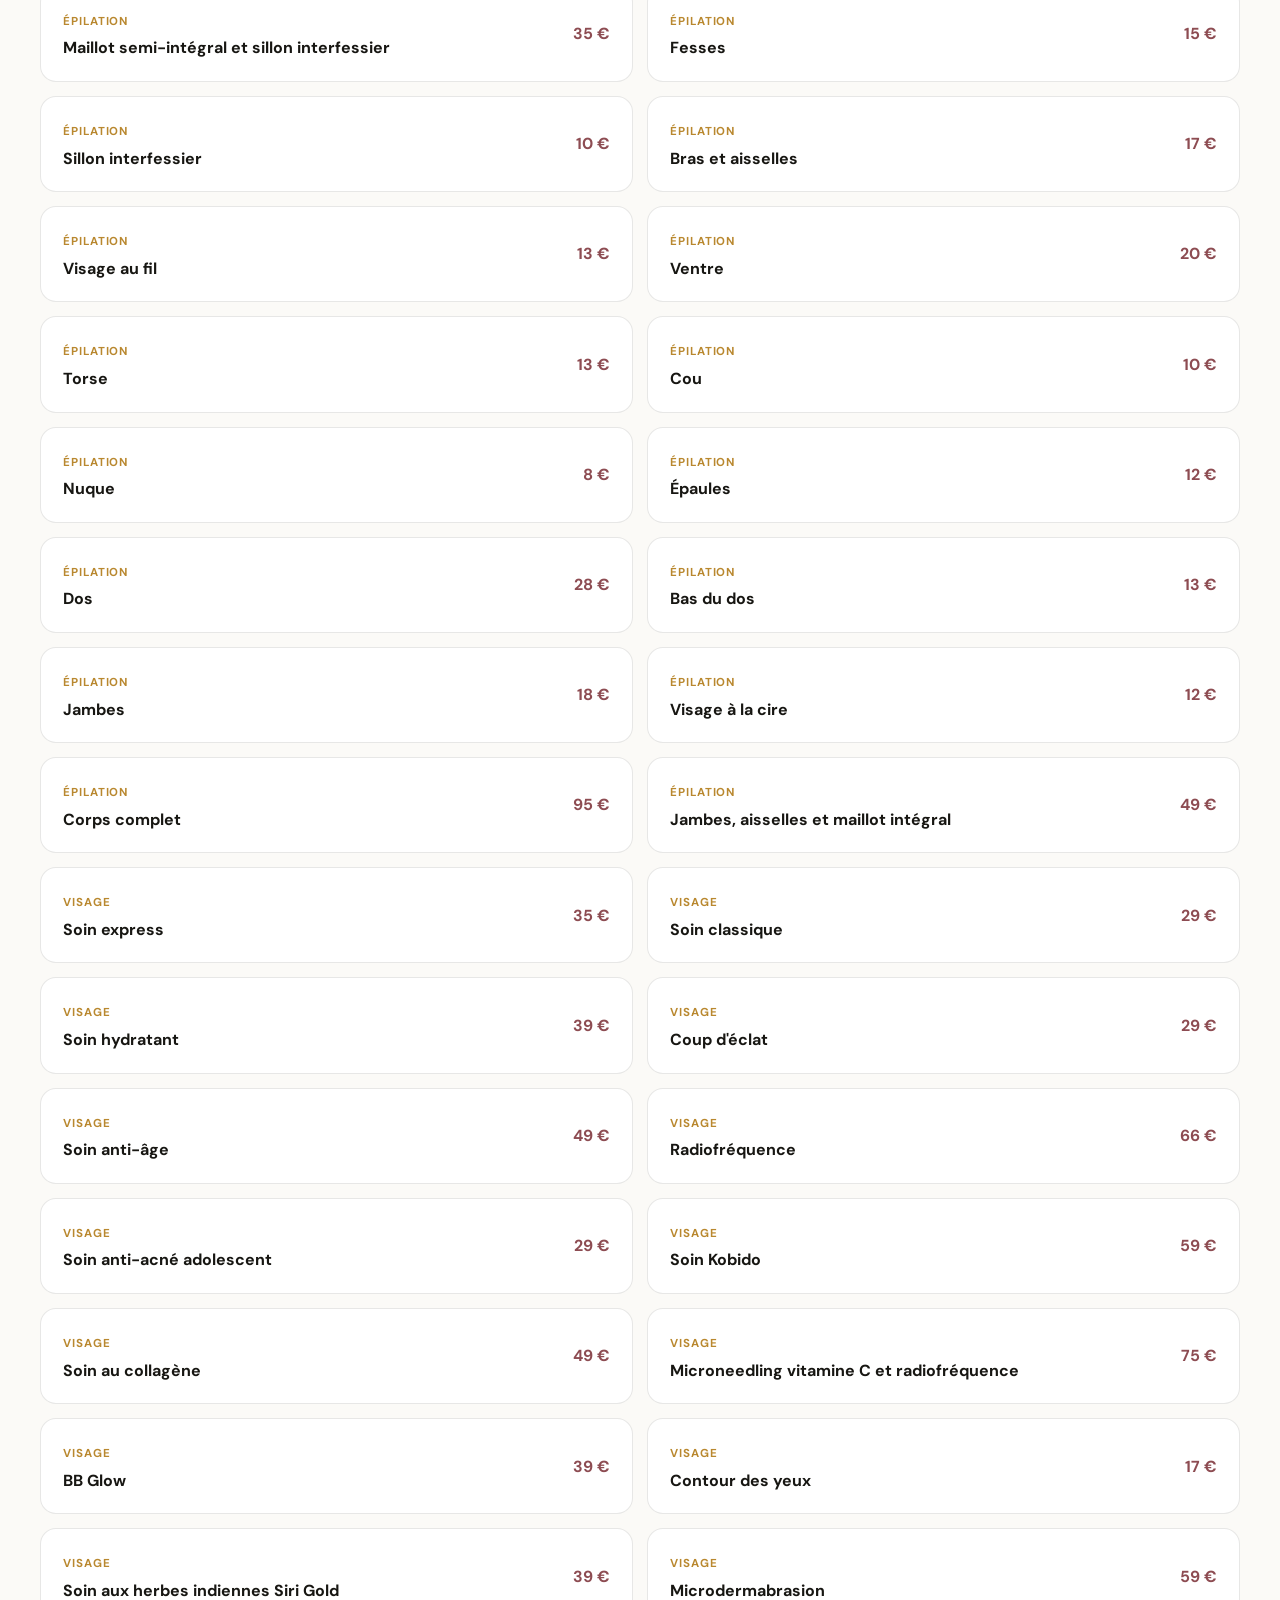
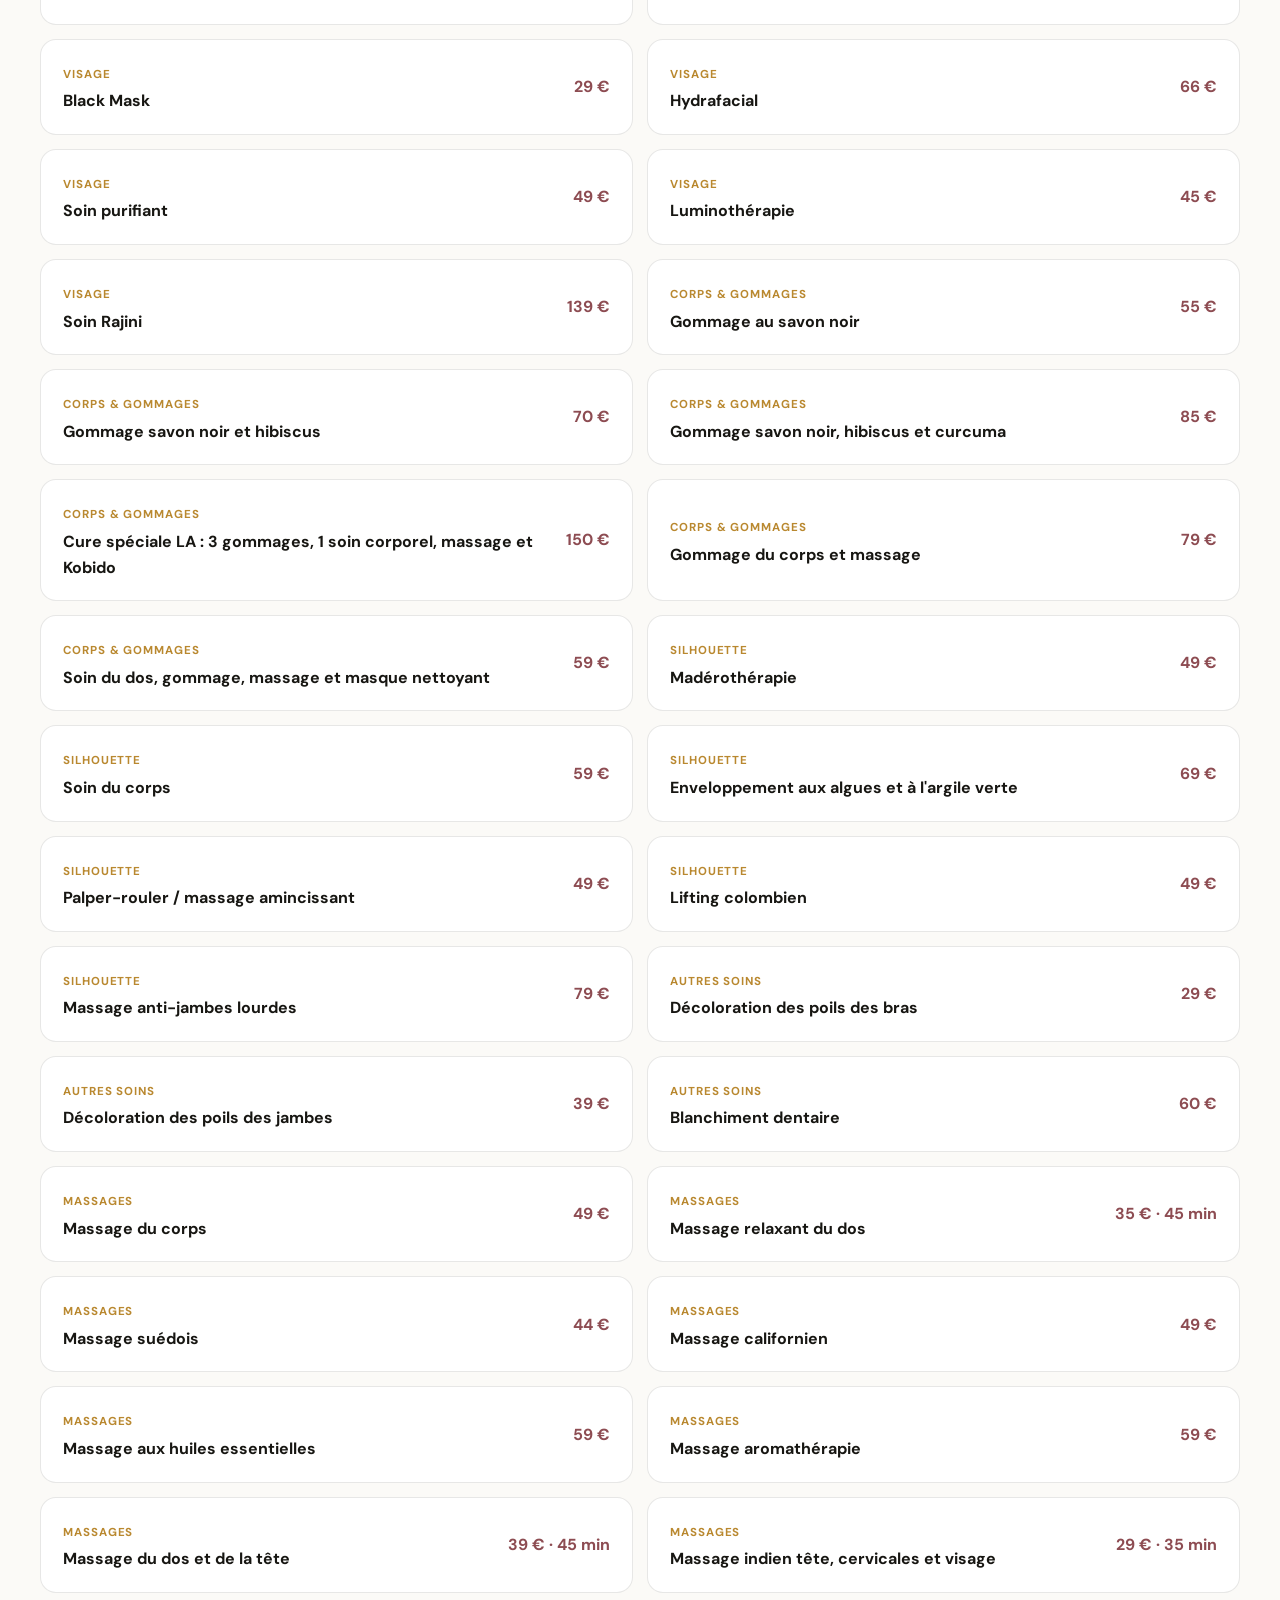
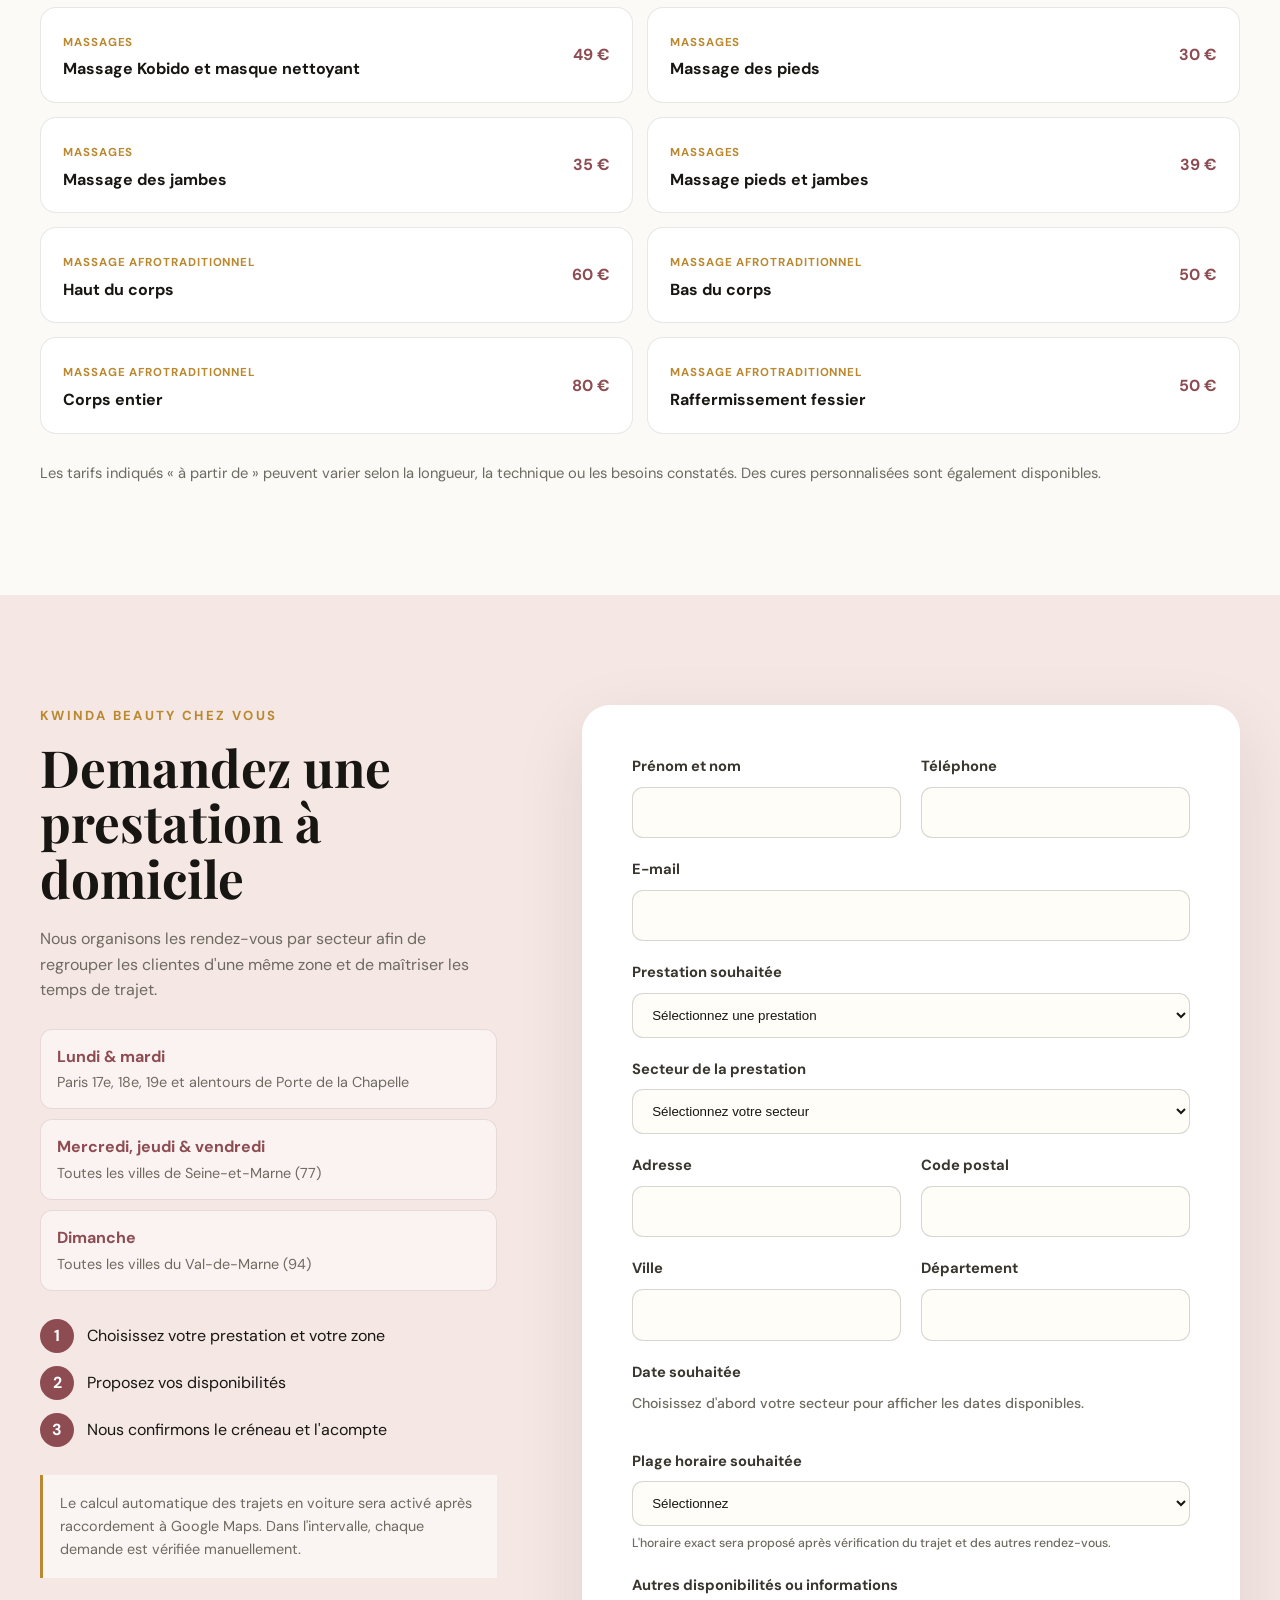
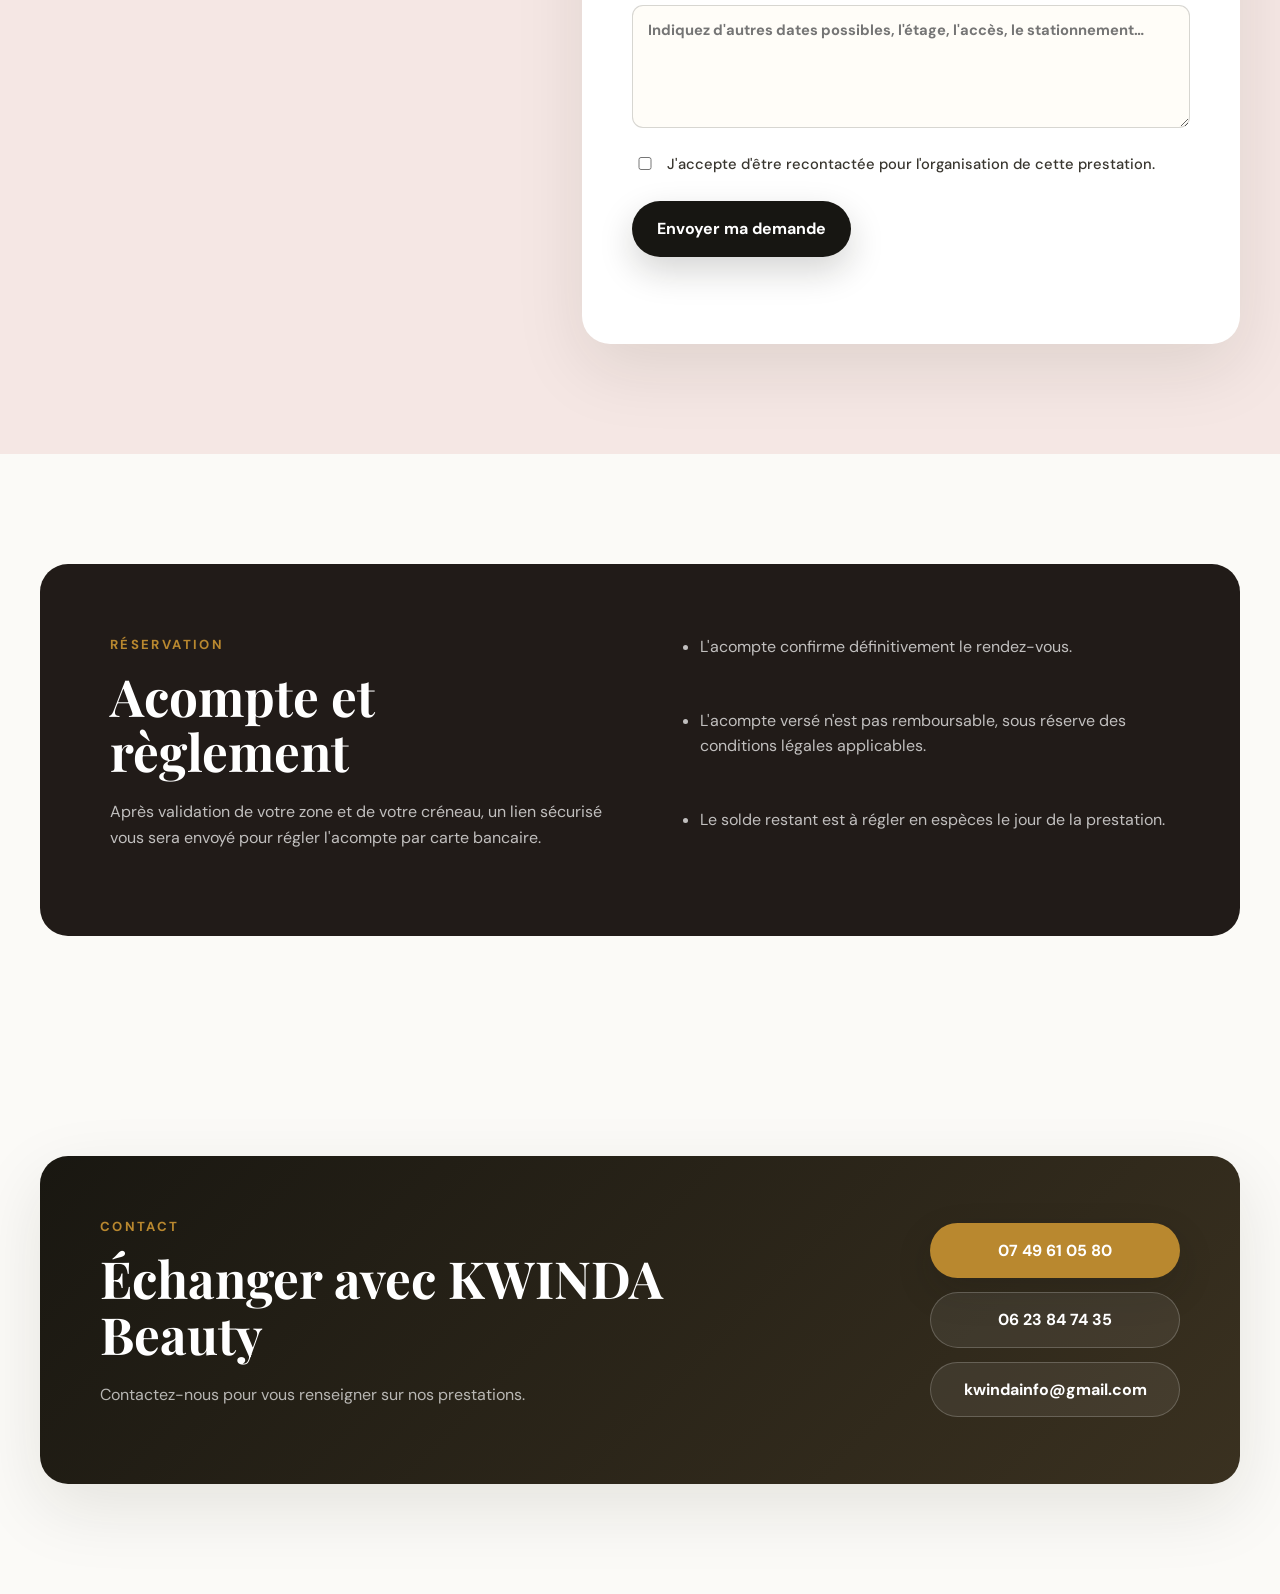
<file: sites/kwinda-beauty/index.html>
﻿<!DOCTYPE html>
<html lang="fr">
<head>
  <meta charset="UTF-8">
  <meta name="viewport" content="width=device-width, initial-scale=1.0">
  <meta name="description" content="Site vitrine KWINDA Beauty.">
  <title>KWINDA Beauty - KWINDA</title>
  <link rel="preconnect" href="https://fonts.googleapis.com">
  <link rel="preconnect" href="https://fonts.gstatic.com" crossorigin>
  <link href="https://fonts.googleapis.com/css2?family=DM+Sans:wght@400;500;600;700&family=Playfair+Display:wght@600;700&display=swap" rel="stylesheet">
  <link rel="stylesheet" href="../../ressources/css/styles.css">
  <link rel="stylesheet" href="../fichiers-communs/styles-pages.css">
  <link rel="stylesheet" href="styles.css">
</head>
<body class="company-site beauty-site">
  <header class="site-header"><div class="container header-inner"><a class="brand" href="../kwinda/index.html" aria-label="Retour aux catégories KWINDA"><img src="../../logos/entreprise_4.jpeg" alt="Logo KWINDA Beauty"><span>KWINDA Beauty</span></a><button class="menu-toggle" type="button" aria-label="Ouvrir le menu" aria-expanded="false"><span></span><span></span><span></span></button><nav class="main-nav" aria-label="Navigation principale"><a href="../../index.html">Portail</a><a href="#services">Services</a><a href="#tarifs">Tarifs</a><a href="#domicile">À domicile</a><a href="#contact">Contact</a></nav></div></header>
  <main>
    <section class="hero company-hero" id="accueil"><div class="container hero-content"><p class="eyebrow">KWINDA Beauty</p><h1>Beauté, bien-être et coiffure</h1><p class="hero-text">Des prestations personnalisées pour révéler votre beauté, renforcer votre confiance et prendre soin de votre bien-être.</p><a class="button button-primary" href="#contact">Prendre contact</a></div></section>
    <section class="service-showcase section" id="services">
      <div class="container service-showcase-grid">
        <div class="service-showcase-image">
          <img src="../../massage_1_kwinda_beauty.png" alt="Séance de massage proposée par KWINDA Beauty">
        </div>
        <div class="service-showcase-content">
          <p class="eyebrow">Bien-être & soin</p>
          <h2>Un moment de détente pensé pour vous</h2>
          <p class="service-showcase-lead">KWINDA Beauty propose des soins et massages conçus pour relâcher les tensions, retrouver son équilibre et révéler son éclat naturel.</p>
          <p>Chaque prestation place le confort, l'écoute et le bien-être au cœur de l'expérience.</p>
          <a class="button button-primary" href="#contact">Découvrir nos soins</a>
        </div>
      </div>
    </section>
    <section class="beauty-prices section" id="tarifs">
      <div class="container">
        <div class="section-heading beauty-heading">
          <div><p class="eyebrow">Carte des prestations</p><h2>Nos soins et tarifs</h2></div>
          <label class="price-search"><span>Rechercher une prestation</span><input id="price-search" type="search" placeholder="Massage, coiffure, visage…"></label>
        </div>
        <div class="price-filters" id="price-filters" aria-label="Filtrer les prestations"></div>
        <div class="price-catalog" id="price-catalog"></div>
        <p class="price-notice">Les tarifs indiqués « à partir de » peuvent varier selon la longueur, la technique ou les besoins constatés. Des cures personnalisées sont également disponibles.</p>
      </div>
    </section>

    <section class="home-service section" id="domicile">
      <div class="container home-service-grid">
        <div class="home-service-intro">
          <p class="eyebrow">KWINDA Beauty chez vous</p>
          <h2>Demandez une prestation à domicile</h2>
          <p>Nous organisons les rendez-vous par secteur afin de regrouper les clientes d'une même zone et de maîtriser les temps de trajet.</p>
          <div class="zone-schedule">
            <div><strong>Lundi & mardi</strong><span>Paris 17e, 18e, 19e et alentours de Porte de la Chapelle</span></div>
            <div><strong>Mercredi, jeudi & vendredi</strong><span>Toutes les villes de Seine-et-Marne (77)</span></div>
            <div><strong>Dimanche</strong><span>Toutes les villes du Val-de-Marne (94)</span></div>
          </div>
          <div class="home-points"><span><strong>1</strong>Choisissez votre prestation et votre zone</span><span><strong>2</strong>Proposez vos disponibilités</span><span><strong>3</strong>Nous confirmons le créneau et l'acompte</span></div>
          <p class="route-note">Le calcul automatique des trajets en voiture sera activé après raccordement à Google Maps. Dans l'intervalle, chaque demande est vérifiée manuellement.</p>
        </div>
        <form class="home-booking-form" id="home-booking-form">
          <div class="form-grid">
            <label>Prénom et nom<input name="nom" type="text" autocomplete="name" required></label>
            <label>Téléphone<input name="telephone" type="tel" autocomplete="tel" required></label>
            <label class="form-full">E-mail<input name="email" type="email" autocomplete="email" required></label>
            <label class="form-full">Prestation souhaitée<select name="prestation" id="booking-service" required><option value="">Sélectionnez une prestation</option></select></label>
            <label class="form-full">Secteur de la prestation<select name="zone" id="booking-zone" required><option value="">Sélectionnez votre secteur</option><option value="paris_nord">Paris Nord et alentours de Porte de la Chapelle</option><option value="77">Seine-et-Marne (77) – toutes les villes</option><option value="94">Val-de-Marne (94) – toutes les villes</option></select></label>
            <label>Adresse<input name="adresse" type="text" autocomplete="street-address" required></label>
            <label>Code postal<input name="code_postal" type="text" inputmode="numeric" autocomplete="postal-code" required></label>
            <label>Ville<input name="ville" type="text" autocomplete="address-level2" required></label>
            <label>Département<input name="departement" type="text" required></label>
            <div class="form-full booking-calendar-field"><span class="field-label">Date souhaitée</span><input name="date" id="booking-date" type="hidden" required><p id="calendar-help">Choisissez d'abord votre secteur pour afficher les dates disponibles.</p><div class="booking-calendar" id="booking-calendar"></div></div>
            <label class="form-full">Plage horaire souhaitée<select name="horaire" required><option value="">Sélectionnez</option><option>Matin</option><option>Après-midi</option><option>Soirée</option></select><small>L'horaire exact sera proposé après vérification du trajet et des autres rendez-vous.</small></label>
            <label class="form-full">Autres disponibilités ou informations<textarea name="message" rows="4" placeholder="Indiquez d'autres dates possibles, l'étage, l'accès, le stationnement…"></textarea></label>
          </div>
          <label class="form-consent"><input type="checkbox" required> J'accepte d'être recontactée pour l'organisation de cette prestation.</label>
          <button class="button button-primary" type="submit">Envoyer ma demande</button>
          <p class="form-status" id="booking-status" aria-live="polite"></p>
        </form>
      </div>
    </section>

    <section class="deposit section" id="acompte">
      <div class="container deposit-card">
        <div><p class="eyebrow">Réservation</p><h2>Acompte et règlement</h2><p>Après validation de votre zone et de votre créneau, un lien sécurisé vous sera envoyé pour régler l'acompte par carte bancaire.</p></div>
        <ul><li>L'acompte confirme définitivement le rendez-vous.</li><li>L'acompte versé n'est pas remboursable, sous réserve des conditions légales applicables.</li><li>Le solde restant est à régler en espèces le jour de la prestation.</li></ul>
      </div>
    </section>
    <section class="contact section" id="contact"><div class="container contact-card"><div><p class="eyebrow">Contact</p><h2>Échanger avec KWINDA Beauty</h2><p>Contactez-nous pour vous renseigner sur nos prestations.</p></div><div class="contact-actions"><a class="button button-primary" href="tel:+33749610580">07 49 61 05 80</a><a class="button button-secondary" href="tel:+33623847435">06 23 84 74 35</a><a class="button button-secondary" href="mailto:kwindainfo@gmail.com">kwindainfo@gmail.com</a></div></div></section>
  </main>
  <script src="../fichiers-communs/interactions-pages.js"></script>
  <script src="configuration.js"></script>
  <script src="beauty.js"></script>
</body>
</html>
</file>
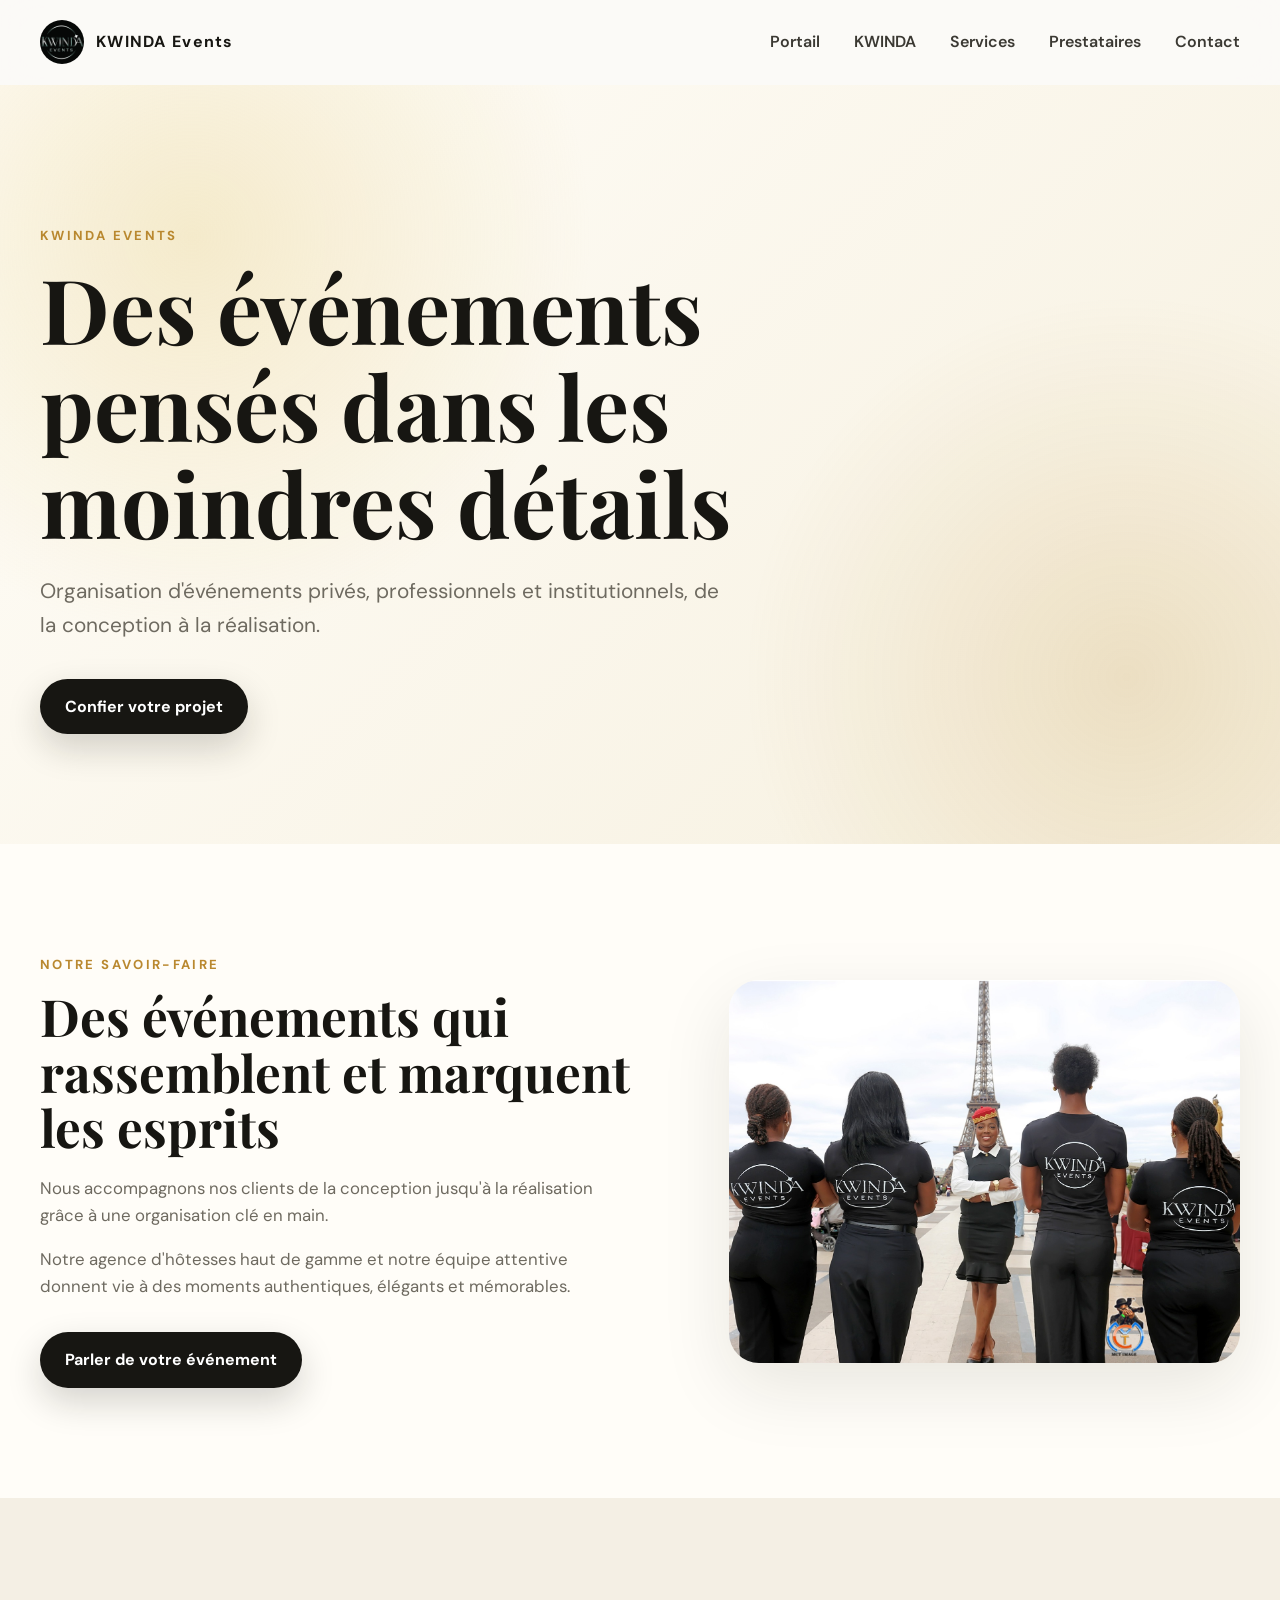
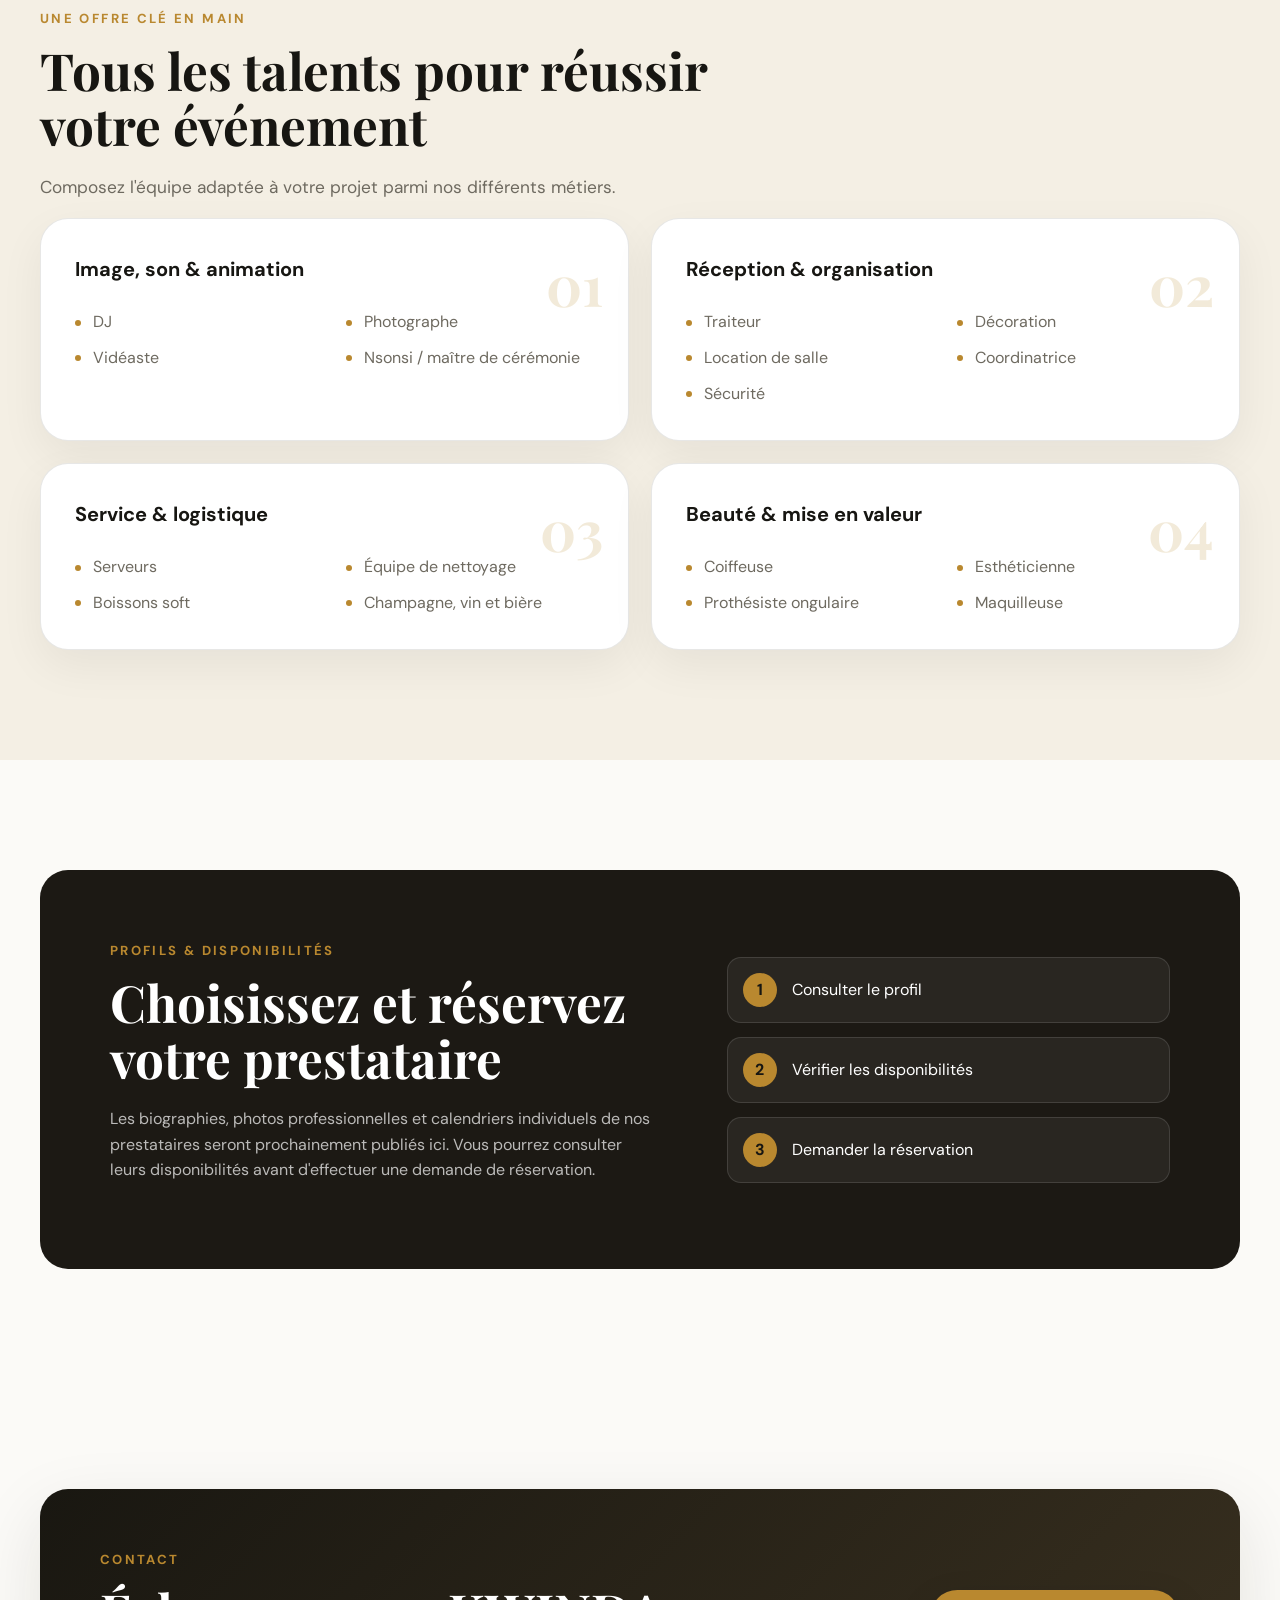
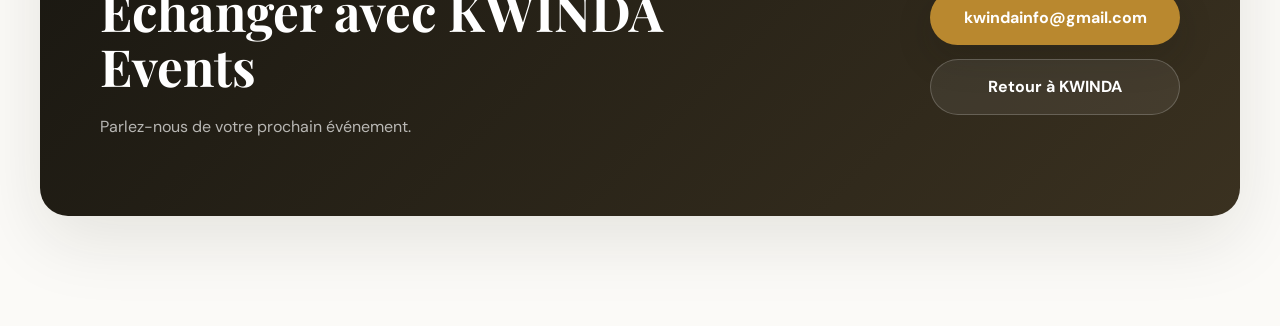
<file: sites/kwinda-events/index.html>
﻿<!DOCTYPE html>
<html lang="fr">
<head>
  <meta charset="UTF-8">
  <meta name="viewport" content="width=device-width, initial-scale=1.0">
  <meta name="description" content="Site vitrine KWINDA Events.">
  <title>KWINDA Events - KWINDA</title>
  <link rel="preconnect" href="https://fonts.googleapis.com">
  <link rel="preconnect" href="https://fonts.gstatic.com" crossorigin>
  <link href="https://fonts.googleapis.com/css2?family=DM+Sans:wght@400;500;600;700&family=Playfair+Display:wght@600;700&display=swap" rel="stylesheet">
  <link rel="stylesheet" href="../../ressources/css/styles.css">
  <link rel="stylesheet" href="../fichiers-communs/styles-pages.css">
</head>
<body class="company-site">
  <header class="site-header"><div class="container header-inner"><a class="brand" href="../kwinda/index.html" aria-label="Retour aux catégories KWINDA"><img src="../../logos/entreprise_1.jpeg" alt="Logo KWINDA Events"><span>KWINDA Events</span></a><button class="menu-toggle" type="button" aria-label="Ouvrir le menu" aria-expanded="false"><span></span><span></span><span></span></button><nav class="main-nav" aria-label="Navigation principale"><a href="../../index.html">Portail</a><a href="../kwinda/index.html">KWINDA</a><a href="#services">Services</a><a href="#prestataires">Prestataires</a><a href="#contact">Contact</a></nav></div></header>
  <main>
    <section class="hero company-hero" id="accueil"><div class="container hero-content"><p class="eyebrow">KWINDA Events</p><h1>Des événements pensés dans les moindres détails</h1><p class="hero-text">Organisation d'événements privés, professionnels et institutionnels, de la conception à la réalisation.</p><a class="button button-primary" href="#contact">Confier votre projet</a></div></section>
    <section class="service-showcase section" id="services">
      <div class="container service-showcase-grid service-showcase-grid-reverse">
        <div class="service-showcase-image">
          <img src="../../filles_kwinda_events.png" alt="L'équipe KWINDA Events lors d'un événement à Paris">
        </div>
        <div class="service-showcase-content">
          <p class="eyebrow">Notre savoir-faire</p>
          <h2>Des événements qui rassemblent et marquent les esprits</h2>
          <p class="service-showcase-lead">Nous accompagnons nos clients de la conception jusqu'à la réalisation grâce à une organisation clé en main.</p>
          <p>Notre agence d'hôtesses haut de gamme et notre équipe attentive donnent vie à des moments authentiques, élégants et mémorables.</p>
          <a class="button button-primary" href="#contact">Parler de votre événement</a>
        </div>
      </div>
    </section>
    <section class="providers section" id="prestataires">
      <div class="container">
        <div class="section-heading">
          <p class="eyebrow">Une offre clé en main</p>
          <h2>Tous les talents pour réussir votre événement</h2>
          <p>Composez l'équipe adaptée à votre projet parmi nos différents métiers.</p>
        </div>
        <div class="provider-category-grid">
          <article class="provider-category">
            <span class="provider-number">01</span>
            <h3>Image, son & animation</h3>
            <ul><li>DJ</li><li>Photographe</li><li>Vidéaste</li><li>Nsonsi / maître de cérémonie</li></ul>
          </article>
          <article class="provider-category">
            <span class="provider-number">02</span>
            <h3>Réception & organisation</h3>
            <ul><li>Traiteur</li><li>Décoration</li><li>Location de salle</li><li>Coordinatrice</li><li>Sécurité</li></ul>
          </article>
          <article class="provider-category">
            <span class="provider-number">03</span>
            <h3>Service & logistique</h3>
            <ul><li>Serveurs</li><li>Équipe de nettoyage</li><li>Boissons soft</li><li>Champagne, vin et bière</li></ul>
          </article>
          <article class="provider-category">
            <span class="provider-number">04</span>
            <h3>Beauté & mise en valeur</h3>
            <ul><li>Coiffeuse</li><li>Esthéticienne</li><li>Prothésiste ongulaire</li><li>Maquilleuse</li></ul>
          </article>
        </div>
      </div>
    </section>
    <section class="availability section" id="disponibilites">
      <div class="container availability-card">
        <div>
          <p class="eyebrow">Profils & disponibilités</p>
          <h2>Choisissez et réservez votre prestataire</h2>
          <p>Les biographies, photos professionnelles et calendriers individuels de nos prestataires seront prochainement publiés ici. Vous pourrez consulter leurs disponibilités avant d'effectuer une demande de réservation.</p>
        </div>
        <div class="booking-steps" aria-label="Parcours de réservation">
          <span><strong>1</strong>Consulter le profil</span>
          <span><strong>2</strong>Vérifier les disponibilités</span>
          <span><strong>3</strong>Demander la réservation</span>
        </div>
      </div>
    </section>
    <section class="contact section" id="contact"><div class="container contact-card"><div><p class="eyebrow">Contact</p><h2>Échanger avec KWINDA Events</h2><p>Parlez-nous de votre prochain événement.</p></div><div class="contact-actions"><a class="button button-primary" href="mailto:kwindainfo@gmail.com">kwindainfo@gmail.com</a><a class="button button-secondary" href="../kwinda/index.html">Retour à KWINDA</a></div></div></section>
  </main>
  <script src="../fichiers-communs/interactions-pages.js"></script>
</body>
</html>
</file>
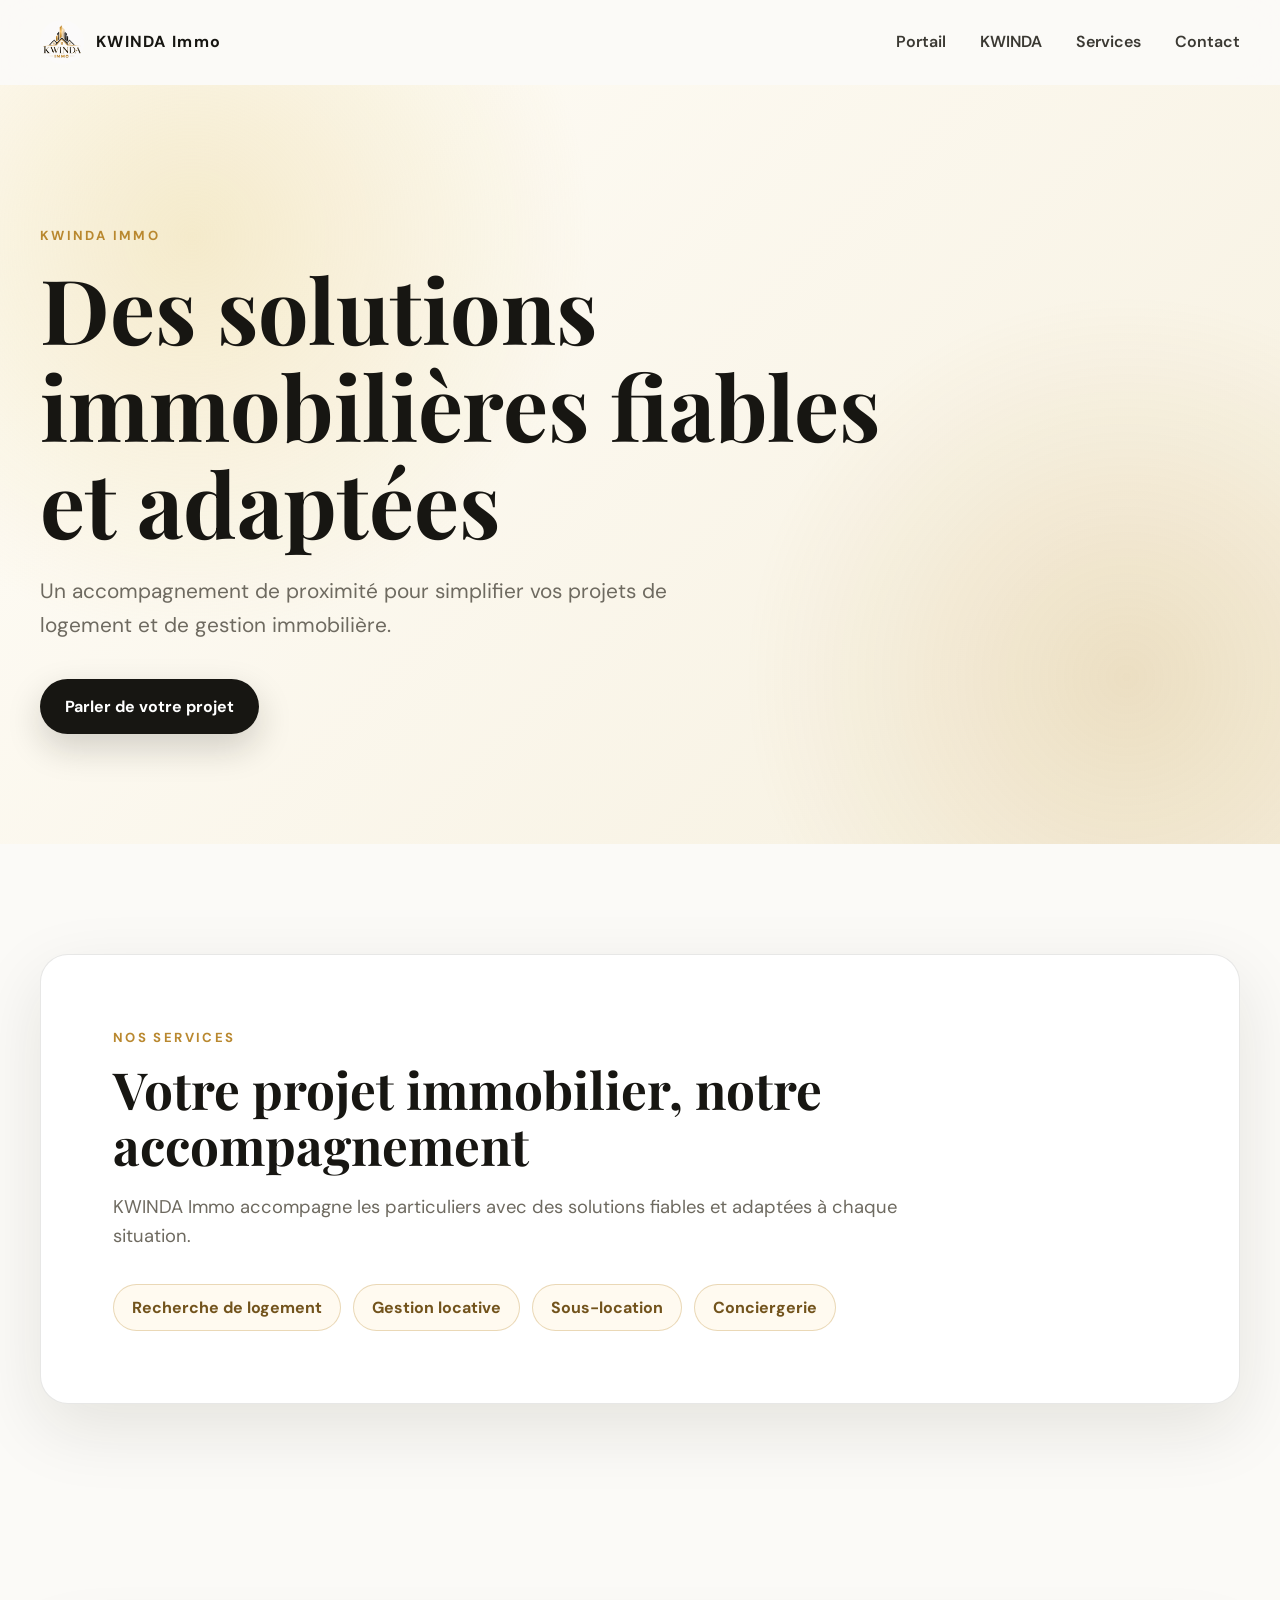
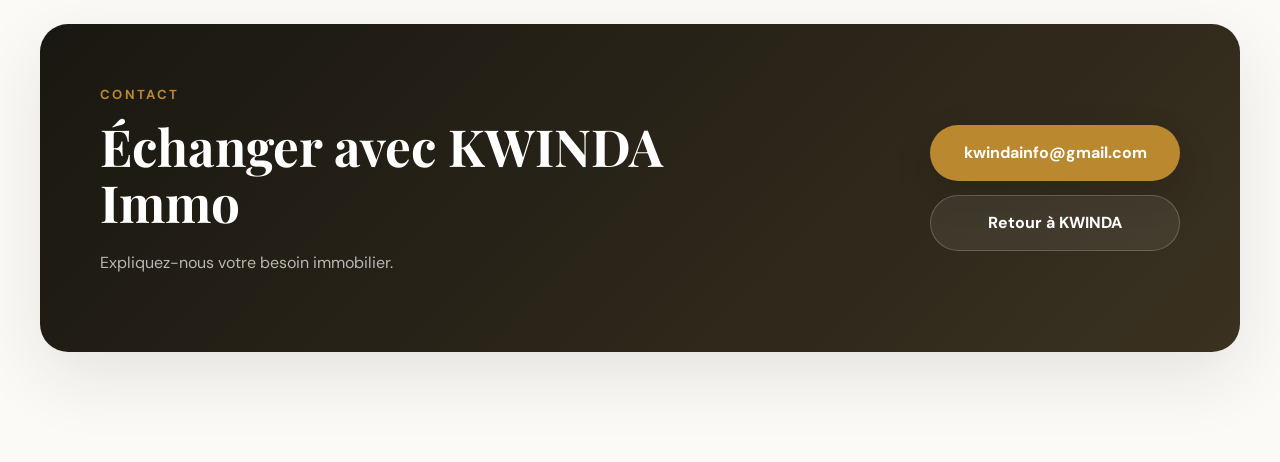
<file: sites/kwinda-immo/index.html>
﻿<!DOCTYPE html>
<html lang="fr">
<head>
  <meta charset="UTF-8">
  <meta name="viewport" content="width=device-width, initial-scale=1.0">
  <meta name="description" content="Site vitrine KWINDA Immo.">
  <title>KWINDA Immo - KWINDA</title>
  <link rel="preconnect" href="https://fonts.googleapis.com">
  <link rel="preconnect" href="https://fonts.gstatic.com" crossorigin>
  <link href="https://fonts.googleapis.com/css2?family=DM+Sans:wght@400;500;600;700&family=Playfair+Display:wght@600;700&display=swap" rel="stylesheet">
  <link rel="stylesheet" href="../../ressources/css/styles.css">
  <link rel="stylesheet" href="../fichiers-communs/styles-pages.css">
</head>
<body class="company-site">
  <header class="site-header"><div class="container header-inner"><a class="brand" href="../kwinda/index.html" aria-label="Retour aux catégories KWINDA"><img src="../../logos/entreprise_8.png" alt="Logo KWINDA Immo"><span>KWINDA Immo</span></a><button class="menu-toggle" type="button" aria-label="Ouvrir le menu" aria-expanded="false"><span></span><span></span><span></span></button><nav class="main-nav" aria-label="Navigation principale"><a href="../../index.html">Portail</a><a href="../kwinda/index.html">KWINDA</a><a href="#services">Services</a><a href="#contact">Contact</a></nav></div></header>
  <main>
    <section class="hero company-hero" id="accueil"><div class="container hero-content"><p class="eyebrow">KWINDA Immo</p><h1>Des solutions immobilières fiables et adaptées</h1><p class="hero-text">Un accompagnement de proximité pour simplifier vos projets de logement et de gestion immobilière.</p><a class="button button-primary" href="#contact">Parler de votre projet</a></div></section>
    <section class="section" id="services"><div class="container content-panel"><p class="eyebrow">Nos services</p><h2>Votre projet immobilier, notre accompagnement</h2><p class="content-lead">KWINDA Immo accompagne les particuliers avec des solutions fiables et adaptées à chaque situation.</p><div class="service-tags"><span>Recherche de logement</span><span>Gestion locative</span><span>Sous-location</span><span>Conciergerie</span></div></div></section>
    <section class="contact section" id="contact"><div class="container contact-card"><div><p class="eyebrow">Contact</p><h2>Échanger avec KWINDA Immo</h2><p>Expliquez-nous votre besoin immobilier.</p></div><div class="contact-actions"><a class="button button-primary" href="mailto:kwindainfo@gmail.com">kwindainfo@gmail.com</a><a class="button button-secondary" href="../kwinda/index.html">Retour à KWINDA</a></div></div></section>
  </main>
  <script src="../fichiers-communs/interactions-pages.js"></script>
</body>
</html>
</file>
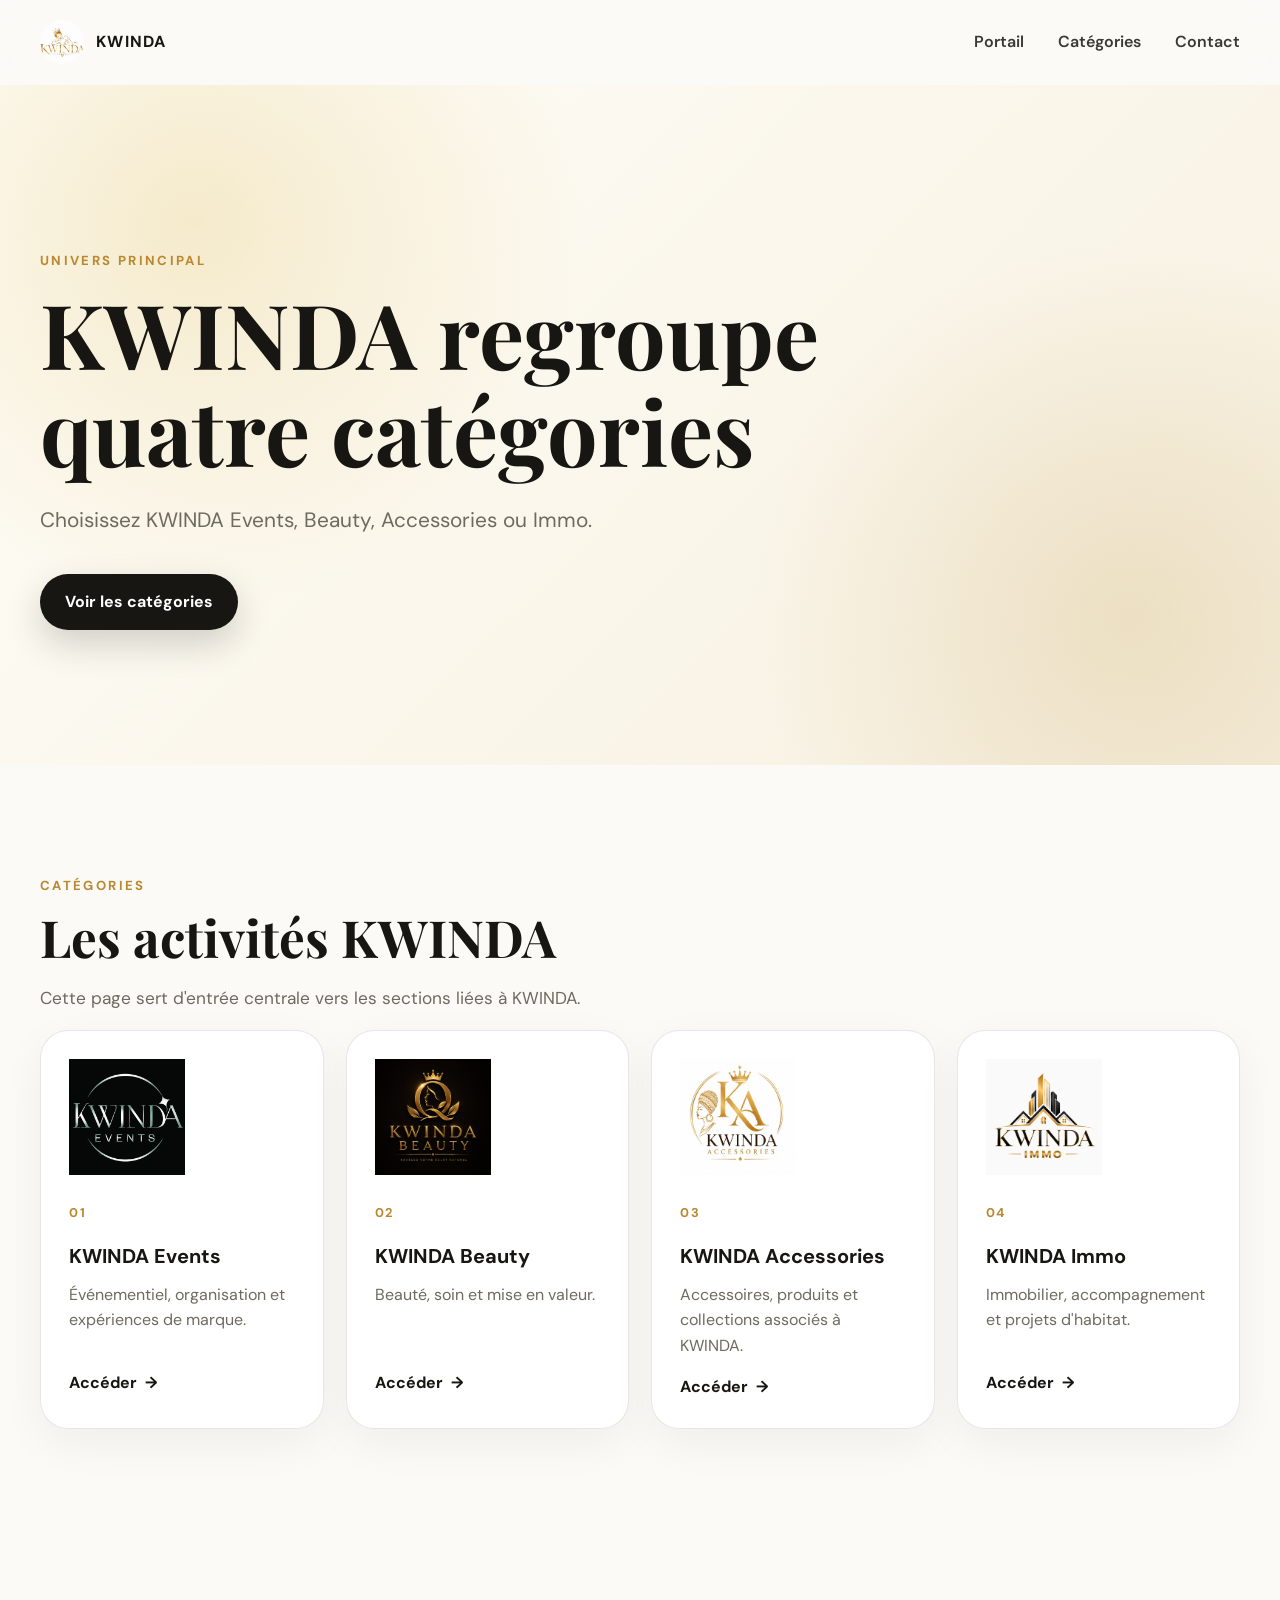
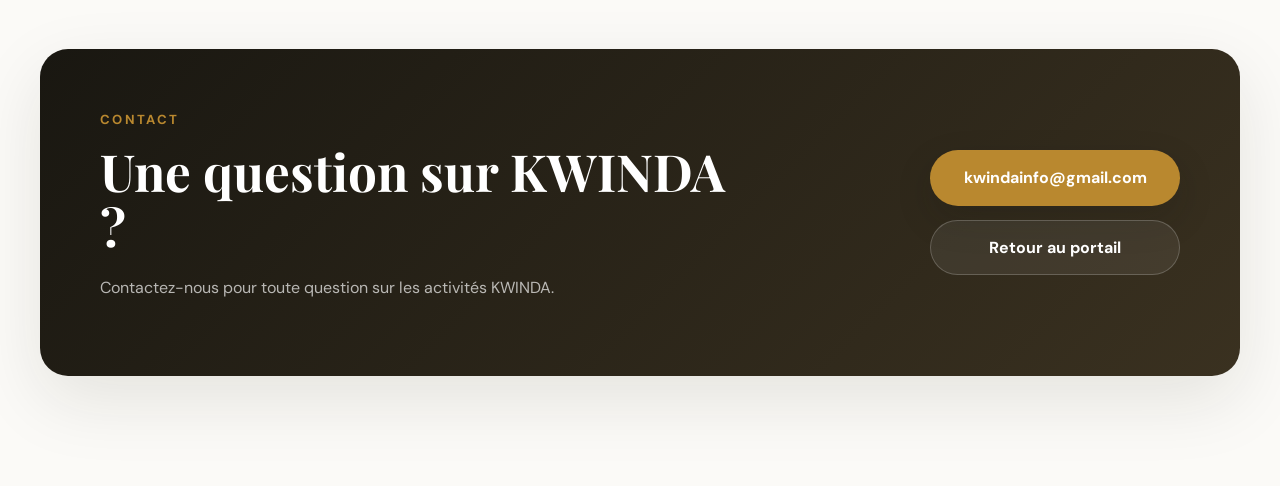
<file: sites/kwinda/index.html>
﻿<!DOCTYPE html>
<html lang="fr">
<head>
  <meta charset="UTF-8">
  <meta name="viewport" content="width=device-width, initial-scale=1.0">
  <meta name="description" content="Catégories et activités de la marque KWINDA.">
  <title>KWINDA - Catégories</title>

  <link rel="preconnect" href="https://fonts.googleapis.com">
  <link rel="preconnect" href="https://fonts.gstatic.com" crossorigin>
  <link href="https://fonts.googleapis.com/css2?family=DM+Sans:wght@400;500;600;700&family=Playfair+Display:wght@600;700&display=swap" rel="stylesheet">

  <link rel="stylesheet" href="../../ressources/css/styles.css">
  <link rel="stylesheet" href="../fichiers-communs/styles-pages.css">
  <link rel="stylesheet" href="styles.css">
</head>
<body class="company-site kwinda-site">
  <header class="site-header">
    <div class="container header-inner">
      <a class="brand" href="../../index.html" aria-label="Retour au portail">
        <img src="../../logos/entreprise_3.jpeg" alt="Logo KWINDA">
        <span>KWINDA</span>
      </a>

      <button class="menu-toggle" type="button" aria-label="Ouvrir le menu" aria-expanded="false">
        <span></span>
        <span></span>
        <span></span>
      </button>

      <nav class="main-nav" aria-label="Navigation principale">
        <a href="../../index.html">Portail</a>
        <a href="#categories">Catégories</a>
        <a href="#contact">Contact</a>
      </nav>
    </div>
  </header>

  <main>
    <section class="hero kwinda-hero" id="accueil">
      <div class="container hero-content">
        <p class="eyebrow">Univers principal</p>
        <h1>KWINDA regroupe quatre catégories</h1>
        <p class="hero-text">Choisissez KWINDA Events, Beauty, Accessories ou Immo.</p>
        <a class="button button-primary" href="#categories">Voir les catégories</a>
      </div>
    </section>

    <section class="section" id="categories">
      <div class="container">
        <div class="section-heading">
          <p class="eyebrow">Catégories</p>
          <h2>Les activités KWINDA</h2>
          <p>Cette page sert d'entrée centrale vers les sections liées à KWINDA.</p>
        </div>

        <div class="category-grid">
          <a class="category-card" href="../kwinda-events/index.html">
            <img src="../../logos/entreprise_1.jpeg" alt="Logo KWINDA Events">
            <span class="platform-number">01</span>
            <h3>KWINDA Events</h3>
            <p>Événementiel, organisation et expériences de marque.</p>
            <span class="platform-link">Accéder <span aria-hidden="true">→</span></span>
          </a>

          <a class="category-card" href="../kwinda-beauty/index.html">
            <img src="../../logos/entreprise_4.jpeg" alt="Logo KWINDA Beauty">
            <span class="platform-number">02</span>
            <h3>KWINDA Beauty</h3>
            <p>Beauté, soin et mise en valeur.</p>
            <span class="platform-link">Accéder <span aria-hidden="true">→</span></span>
          </a>

          <a class="category-card" href="../kwinda-accessories/index.html">
            <img src="../../logos/entreprise_5.jpeg" alt="Logo KWINDA Accessories">
            <span class="platform-number">03</span>
            <h3>KWINDA Accessories</h3>
            <p>Accessoires, produits et collections associés à KWINDA.</p>
            <span class="platform-link">Accéder <span aria-hidden="true">→</span></span>
          </a>

          <a class="category-card" href="../kwinda-immo/index.html">
            <img src="../../logos/entreprise_8.png" alt="Logo KWINDA Immo">
            <span class="platform-number">04</span>
            <h3>KWINDA Immo</h3>
            <p>Immobilier, accompagnement et projets d'habitat.</p>
            <span class="platform-link">Accéder <span aria-hidden="true">→</span></span>
          </a>
        </div>
      </div>
    </section>

    <section class="contact section" id="contact">
      <div class="container contact-card">
        <div>
          <p class="eyebrow">Contact</p>
          <h2>Une question sur KWINDA ?</h2>
          <p>Contactez-nous pour toute question sur les activités KWINDA.</p>
        </div>
        <div class="contact-actions">
          <a class="button button-primary" href="mailto:kwindainfo@gmail.com">kwindainfo@gmail.com</a>
          <a class="button button-secondary" href="../../index.html">Retour au portail</a>
        </div>
      </div>
    </section>
  </main>

  <script src="../fichiers-communs/interactions-pages.js"></script>
</body>
</html>
</file>
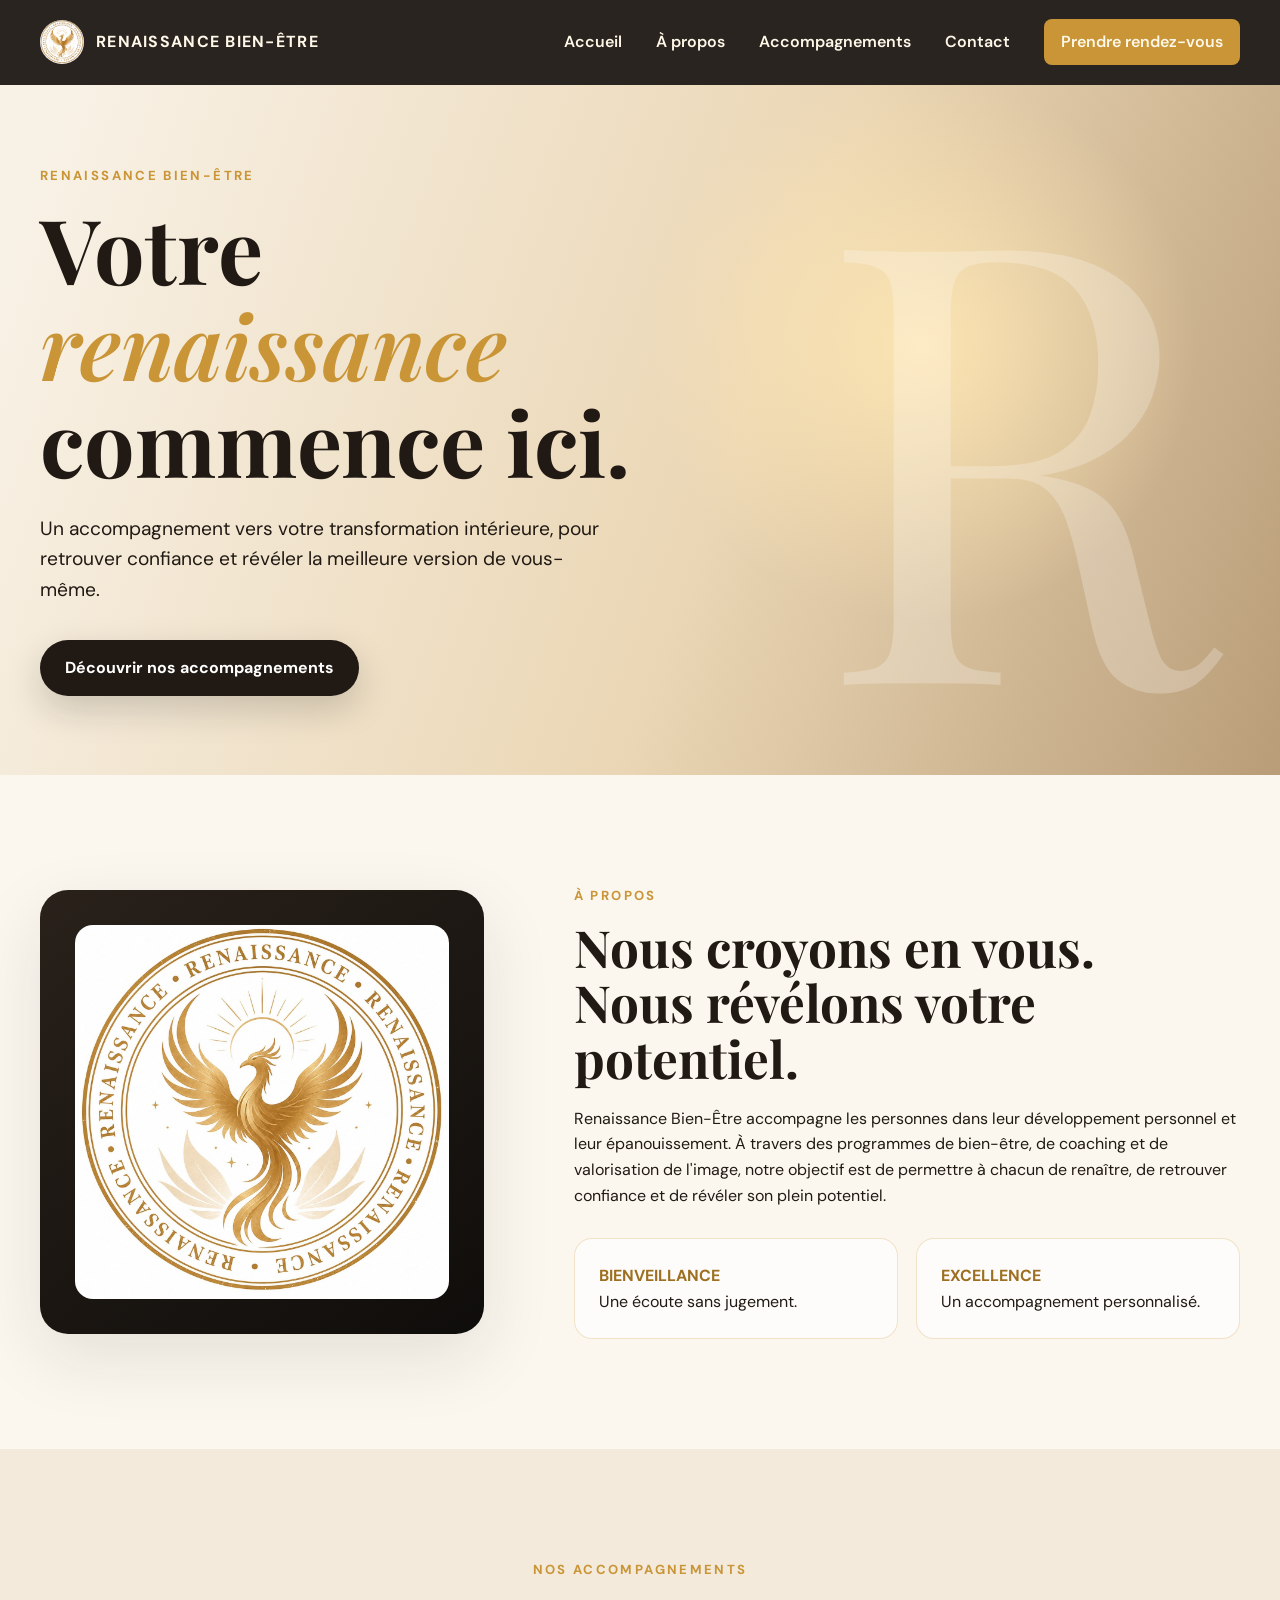
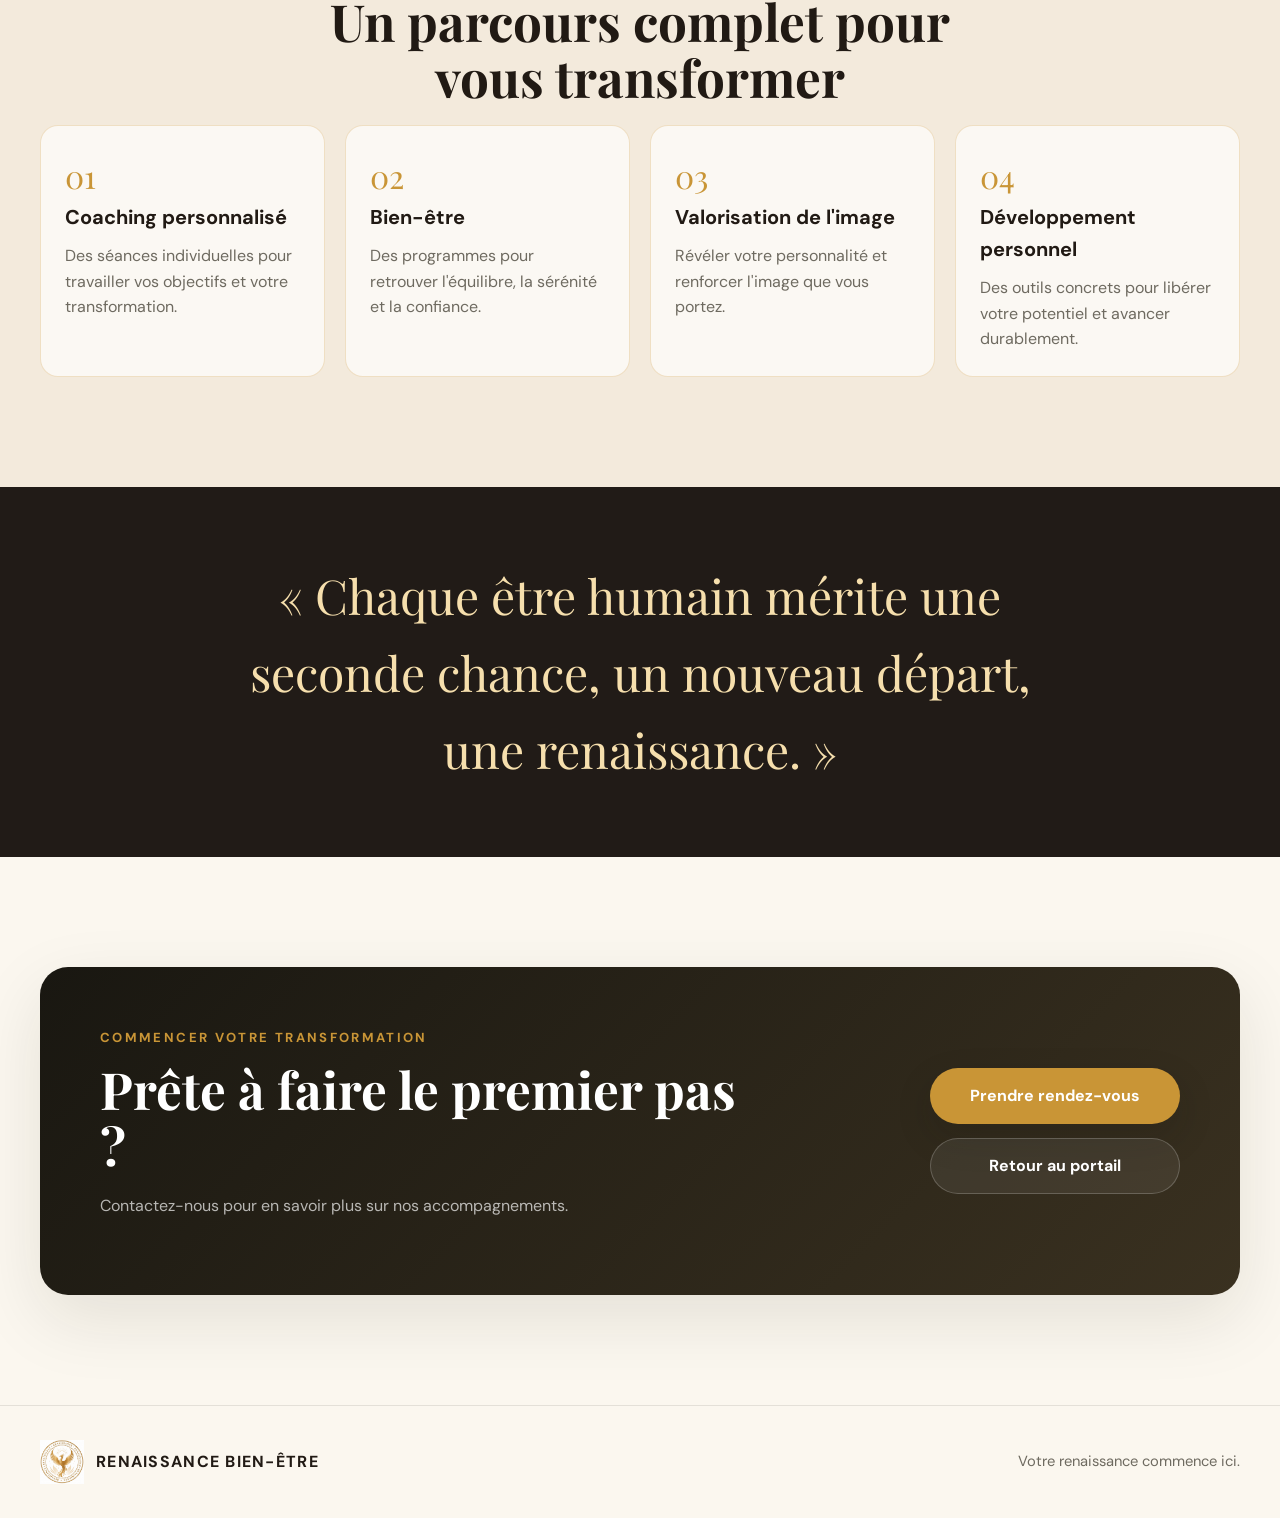
<file: sites/renaissance/index.html>
﻿<!DOCTYPE html>
<html lang="fr">
<head>
  <meta charset="UTF-8">
  <meta name="viewport" content="width=device-width, initial-scale=1.0">
  <meta name="description" content="Site vitrine RENAISSANCE.">
  <title>Renaissance Bien-Être - Kwinda Group</title>
  <link rel="preconnect" href="https://fonts.googleapis.com">
  <link rel="preconnect" href="https://fonts.gstatic.com" crossorigin>
  <link href="https://fonts.googleapis.com/css2?family=DM+Sans:wght@400;500;600;700&family=Playfair+Display:wght@600;700&display=swap" rel="stylesheet">
  <link rel="stylesheet" href="../../ressources/css/styles.css">
  <link rel="stylesheet" href="../fichiers-communs/styles-pages.css">
  <link rel="stylesheet" href="styles.css">
</head>
<body class="company-site renaissance-site">
  <header class="site-header"><div class="container header-inner"><a class="brand" href="../../index.html" aria-label="Retour au portail"><img src="../../logos/entreprise_6.jpeg" alt="Logo RENAISSANCE"><span>RENAISSANCE BIEN-ÊTRE</span></a><button class="menu-toggle" type="button" aria-label="Ouvrir le menu" aria-expanded="false"><span></span><span></span><span></span></button><nav class="main-nav" aria-label="Navigation principale"><a href="#accueil">Accueil</a><a href="#apropos">À propos</a><a href="#services">Accompagnements</a><a href="#contact">Contact</a><a class="nav-appointment" href="#contact">Prendre rendez-vous</a></nav></div></header>
  <main>
    <section class="renaissance-hero" id="accueil"><div class="container renaissance-hero-content"><p class="eyebrow">Renaissance Bien-Être</p><h1>Votre <em>renaissance</em> commence ici.</h1><p>Un accompagnement vers votre transformation intérieure, pour retrouver confiance et révéler la meilleure version de vous-même.</p><a class="button button-primary" href="#services">Découvrir nos accompagnements</a></div><div class="renaissance-mark" aria-hidden="true">R</div></section>

    <section class="renaissance-about section" id="apropos"><div class="container renaissance-about-grid"><div class="renaissance-visual"><img src="../../logos/entreprise_6.jpeg" alt="Emblème Renaissance Bien-Être"></div><div><p class="eyebrow">À propos</p><h2>Nous croyons en vous.<br>Nous révélons votre potentiel.</h2><p>Renaissance Bien-Être accompagne les personnes dans leur développement personnel et leur épanouissement. À travers des programmes de bien-être, de coaching et de valorisation de l'image, notre objectif est de permettre à chacun de renaître, de retrouver confiance et de révéler son plein potentiel.</p><div class="renaissance-values"><div><strong>Bienveillance</strong><span>Une écoute sans jugement.</span></div><div><strong>Excellence</strong><span>Un accompagnement personnalisé.</span></div></div></div></div></section>

    <section class="renaissance-services section" id="services"><div class="container"><div class="section-heading"><p class="eyebrow">Nos accompagnements</p><h2>Un parcours complet pour vous transformer</h2></div><div class="renaissance-service-grid"><article><span>01</span><h3>Coaching personnalisé</h3><p>Des séances individuelles pour travailler vos objectifs et votre transformation.</p></article><article><span>02</span><h3>Bien-être</h3><p>Des programmes pour retrouver l'équilibre, la sérénité et la confiance.</p></article><article><span>03</span><h3>Valorisation de l'image</h3><p>Révéler votre personnalité et renforcer l'image que vous portez.</p></article><article><span>04</span><h3>Développement personnel</h3><p>Des outils concrets pour libérer votre potentiel et avancer durablement.</p></article></div></div></section>

    <section class="renaissance-quote"><div class="container"><blockquote>« Chaque être humain mérite une seconde chance, un nouveau départ, une renaissance. »</blockquote></div></section>
    <section class="contact section" id="contact"><div class="container contact-card"><div><p class="eyebrow">Commencer votre transformation</p><h2>Prête à faire le premier pas ?</h2><p>Contactez-nous pour en savoir plus sur nos accompagnements.</p></div><div class="contact-actions"><a class="button button-primary" href="mailto:kwindainfo@gmail.com">Prendre rendez-vous</a><a class="button button-secondary" href="../../index.html">Retour au portail</a></div></div></section>
  </main>
  <footer class="site-footer"><div class="container footer-inner"><div class="footer-brand"><img src="../../logos/entreprise_6.jpeg" alt="Logo Renaissance Bien-Être"><span>RENAISSANCE BIEN-ÊTRE</span></div><p>Votre renaissance commence ici.</p></div></footer>
  <script src="../fichiers-communs/interactions-pages.js"></script>
</body>
</html>
</file>
<file: ressources/css/styles.css>
/* ================================
   VARIABLES
================================ */
:root {
  --background: #fbfaf7;
  --surface: #ffffff;
  --text: #171612;
  --muted: #6e6a60;
  --gold: #b9882f;
  --gold-light: #ead69a;
  --border: rgba(23, 22, 18, 0.10);
  --shadow: 0 24px 70px rgba(31, 25, 12, 0.10);
  --radius-lg: 28px;
  --radius-md: 20px;
  --container: 1200px;
}

/* ================================
   BASE
================================ */
* {
  box-sizing: border-box;
}

html {
  scroll-behavior: smooth;
  overflow-x: hidden;
}

body {
  position: relative;
  width: 100%;
  min-width: 100%;
  margin: 0;
  overflow-x: hidden;
  background: var(--background);
  color: var(--text);
  font-family: "DM Sans", Arial, sans-serif;
  line-height: 1.6;
}

img {
  display: block;
  max-width: 100%;
}

a {
  color: inherit;
  text-decoration: none;
}

button,
input,
textarea {
  font: inherit;
}

.container {
  width: min(calc(100% - 40px), var(--container));
  margin-inline: auto;
}

.section {
  padding: 110px 0;
}

.eyebrow {
  margin: 0 0 14px;
  color: var(--gold);
  font-size: 0.82rem;
  font-weight: 700;
  letter-spacing: 0.18em;
  text-transform: uppercase;
}

h1,
h2,
h3,
p {
  margin-top: 0;
}

h1,
h2 {
  font-family: "Playfair Display", Georgia, serif;
  line-height: 1.08;
}

h1 {
  max-width: 850px;
  margin-bottom: 24px;
  font-size: clamp(3rem, 7vw, 6.4rem);
}

h2 {
  margin-bottom: 20px;
  font-size: clamp(2.2rem, 4vw, 4rem);
}

h3 {
  margin-bottom: 10px;
  font-size: 1.25rem;
}

/* ================================
   HEADER
================================ */
.site-header {
  position: sticky;
  top: 0;
  z-index: 50;
  border-bottom: 1px solid transparent;
  background: rgba(251, 250, 247, 0.84);
  backdrop-filter: blur(18px);
  transition: border-color 0.25s ease, box-shadow 0.25s ease;
}

.site-header.scrolled {
  border-color: var(--border);
  box-shadow: 0 10px 40px rgba(23, 22, 18, 0.05);
}

.header-inner {
  min-width: 0;
  min-height: 84px;
  display: flex;
  align-items: center;
  justify-content: space-between;
  gap: 30px;
}

.brand,
.footer-brand {
  min-width: 0;
  display: flex;
  align-items: center;
  gap: 12px;
  font-weight: 700;
  letter-spacing: 0.08em;
}

.brand img,
.footer-brand img {
  width: 44px;
  height: 44px;
}

.main-nav {
  display: flex;
  align-items: center;
  gap: 34px;
}

.main-nav a {
  position: relative;
  color: #3b3933;
  font-weight: 600;
}

.main-nav a::after {
  position: absolute;
  right: 0;
  bottom: -8px;
  left: 0;
  height: 2px;
  background: var(--gold);
  content: "";
  transform: scaleX(0);
  transform-origin: right;
  transition: transform 0.25s ease;
}

.main-nav a:hover::after {
  transform: scaleX(1);
  transform-origin: left;
}

.menu-toggle {
  display: none;
  width: 46px;
  height: 46px;
  padding: 11px;
  border: 1px solid var(--border);
  border-radius: 14px;
  background: var(--surface);
  cursor: pointer;
}

.menu-toggle span {
  display: block;
  height: 2px;
  margin: 5px 0;
  background: var(--text);
  transition: transform 0.25s ease, opacity 0.25s ease;
}

/* ================================
   HERO
================================ */
.hero {
  position: relative;
  min-height: 760px;
  display: grid;
  place-items: center;
  overflow: hidden;
  background:
    radial-gradient(circle at 15% 20%, rgba(234, 214, 154, 0.45), transparent 32%),
    radial-gradient(circle at 88% 78%, rgba(185, 136, 47, 0.18), transparent 30%),
    linear-gradient(135deg, #fffdf8 0%, #f6f0df 100%);
}

.hero-content {
  position: relative;
  z-index: 2;
  padding: 140px 0 110px;
}

.hero-text {
  max-width: 680px;
  margin-bottom: 38px;
  color: var(--muted);
  font-size: clamp(1.05rem, 2vw, 1.3rem);
}

.hero-decoration {
  position: absolute;
  border: 1px solid rgba(185, 136, 47, 0.22);
  border-radius: 50%;
}

.hero-decoration-one {
  width: 420px;
  height: 420px;
  right: -150px;
  top: 70px;
}

.hero-decoration-two {
  width: 220px;
  height: 220px;
  right: 140px;
  bottom: -75px;
}

.button {
  min-height: 54px;
  display: inline-flex;
  align-items: center;
  justify-content: center;
  padding: 14px 24px;
  border: 1px solid transparent;
  border-radius: 999px;
  font-weight: 700;
  transition: transform 0.25s ease, box-shadow 0.25s ease, background 0.25s ease;
}

.button:hover {
  transform: translateY(-3px);
}

.button-primary {
  background: var(--text);
  color: white;
  box-shadow: 0 14px 35px rgba(23, 22, 18, 0.18);
}

.button-primary:hover {
  background: var(--gold);
  box-shadow: 0 16px 38px rgba(185, 136, 47, 0.30);
}

.button-secondary {
  border-color: var(--border);
  background: white;
}

/* ================================
   PLATFORMS
================================ */
.section-heading {
  max-width: 720px;
  margin-bottom: 52px;
}

.section-heading > p:last-child {
  color: var(--muted);
  font-size: 1.08rem;
}

.platform-grid {
  display: grid;
  grid-template-columns: repeat(4, minmax(0, 1fr));
  gap: 18px;
}

.platform-card {
  overflow: hidden;
  border: 1px solid var(--border);
  border-radius: var(--radius-lg);
  background: var(--surface);
  box-shadow: 0 14px 45px rgba(23, 22, 18, 0.05);
  transition: transform 0.3s ease, box-shadow 0.3s ease;
}

.platform-card:hover {
  transform: translateY(-10px);
  box-shadow: var(--shadow);
}

.platform-visual {
  min-height: 225px;
  display: grid;
  place-items: center;
  padding: 34px;
}

.platform-visual img {
  width: 125px;
  height: 125px;
}

.visual-gold {
  background: linear-gradient(135deg, #a87826, #edce7a);
}

.visual-cream {
  background: linear-gradient(135deg, #f0db8a, #fff8dc);
}

.visual-sand {
  background: linear-gradient(135deg, #ddcba5, #f4ead4);
}

.visual-blue {
  background: linear-gradient(135deg, #70d8f2, #d9f7ff);
}

.visual-green {
  background: linear-gradient(135deg, #9fd6b0, #e7f7ec);
}

.platform-content {
  padding: 24px;
}

.platform-number {
  display: inline-block;
  margin-bottom: 16px;
  color: var(--gold);
  font-size: 0.8rem;
  font-weight: 700;
  letter-spacing: 0.15em;
}

.platform-content p {
  min-height: 78px;
  color: var(--muted);
}

.platform-link {
  display: inline-flex;
  gap: 8px;
  align-items: center;
  font-weight: 700;
}

.platform-card:hover .platform-link span {
  transform: translateX(5px);
}

.platform-link span {
  transition: transform 0.25s ease;
}

/* ================================
   ABOUT
================================ */
.about {
  background: #f1ecdf;
}

.about-grid {
  display: grid;
  grid-template-columns: 0.9fr 1.1fr;
  gap: 90px;
  align-items: center;
}

.about-visual {
  position: relative;
  min-height: 520px;
}

.about-shape-main {
  position: absolute;
  inset: 10px 50px 60px 0;
  display: grid;
  place-items: center;
  border-radius: 45% 45% 18% 45%;
  background: linear-gradient(145deg, #1c1a16, #3b3425);
  box-shadow: var(--shadow);
}

.about-shape-main img {
  width: 190px;
  filter: brightness(0) invert(1);
}

.about-shape-small {
  position: absolute;
  right: 0;
  bottom: 0;
  width: 190px;
  height: 190px;
  border: 14px solid #f1ecdf;
  border-radius: 50%;
  background: linear-gradient(135deg, #d5a449, #f5de9c);
}

.about-content > p:not(.eyebrow) {
  max-width: 650px;
  color: var(--muted);
  font-size: 1.08rem;
}

.feature-list {
  display: grid;
  gap: 18px;
  margin-top: 35px;
}

.feature {
  display: grid;
  grid-template-columns: 46px 1fr;
  gap: 16px;
  align-items: start;
  padding: 18px;
  border: 1px solid rgba(23, 22, 18, 0.08);
  border-radius: 18px;
  background: rgba(255, 255, 255, 0.55);
}

.feature > span {
  width: 40px;
  height: 40px;
  display: grid;
  place-items: center;
  border-radius: 50%;
  background: var(--text);
  color: white;
  font-weight: 700;
}

.feature h3,
.feature p {
  margin-bottom: 0;
}

.feature p {
  color: var(--muted);
}

/* ================================
   FOUNDER
================================ */
.founder {
  background: #fffdf8;
}

.founder-grid {
  display: grid;
  grid-template-columns: minmax(320px, 0.9fr) 1.1fr;
  gap: 90px;
  align-items: center;
}

.founder-photo {
  position: relative;
  max-width: 520px;
  padding: 18px;
  border-radius: 48% 48% 22px 22px;
  background: linear-gradient(145deg, #e6cf9f, #b98230);
  box-shadow: var(--shadow);
}

.founder-photo::after {
  content: "";
  position: absolute;
  right: -24px;
  bottom: -24px;
  width: 120px;
  height: 120px;
  border: 10px solid #fffdf8;
  border-radius: 50%;
  background: #1c1a16;
}

.founder-photo img {
  position: relative;
  z-index: 1;
  width: 100%;
  aspect-ratio: 4 / 5;
  border-radius: calc(48% - 10px) calc(48% - 10px) 12px 12px;
  object-fit: cover;
  object-position: center top;
}

.founder-content > p:not(.eyebrow) {
  max-width: 670px;
  color: var(--muted);
  font-size: 1.05rem;
}

.founder-content .founder-lead {
  color: var(--text);
  font-size: 1.18rem;
}

.founder-content .founder-title {
  margin-top: -8px;
  color: #a06f27;
  font-weight: 700;
  letter-spacing: 0.02em;
}

.founder-content blockquote {
  margin: 32px 0 0;
  padding: 20px 0 20px 24px;
  border-left: 3px solid var(--gold);
  color: var(--text);
  font-family: "Playfair Display", serif;
  font-size: clamp(1.2rem, 2vw, 1.55rem);
  line-height: 1.5;
}

/* ================================
   CONTACT
================================ */
.contact-card {
  display: flex;
  align-items: center;
  justify-content: space-between;
  gap: 50px;
  padding: 60px;
  border-radius: var(--radius-lg);
  background: linear-gradient(135deg, #191711, #3a3120);
  color: white;
  box-shadow: var(--shadow);
}

.contact-card > div:first-child {
  max-width: 650px;
}

.contact-card p:not(.eyebrow) {
  color: rgba(255, 255, 255, 0.68);
}

.contact-actions {
  display: flex;
  flex-direction: column;
  gap: 14px;
  align-items: stretch;
  min-width: 250px;
}

.contact-card .button-primary {
  background: var(--gold);
}

.contact-card .button-secondary {
  border-color: rgba(255, 255, 255, 0.20);
  background: rgba(255, 255, 255, 0.07);
  color: white;
}

/* ================================
   FOOTER
================================ */
.site-footer {
  padding: 34px 0;
  border-top: 1px solid var(--border);
}

.footer-inner {
  display: flex;
  align-items: center;
  justify-content: space-between;
  gap: 24px;
}

.footer-inner p {
  margin: 0;
  color: var(--muted);
  font-size: 0.92rem;
}

/* ================================
   REVEAL ANIMATION
================================ */
.reveal {
  opacity: 0;
  transform: translateY(24px);
  transition: opacity 0.7s ease, transform 0.7s ease;
}

.reveal.visible {
  opacity: 1;
  transform: translateY(0);
}

/* ================================
   RESPONSIVE
================================ */

@media (max-width: 1250px) {
  .platform-grid {
    grid-template-columns: repeat(2, 1fr);
  }
}

@media (max-width: 1050px) {
  .platform-grid {
    grid-template-columns: repeat(2, 1fr);
  }

  .about-grid {
    grid-template-columns: 1fr;
    gap: 55px;
  }

  .founder-grid {
    grid-template-columns: 1fr;
    gap: 55px;
  }

  .founder-photo {
    width: min(100%, 520px);
    margin: 0 auto;
  }

  .about-visual {
    min-height: 430px;
  }

  .contact-card {
    align-items: flex-start;
    flex-direction: column;
  }

  .contact-actions {
    width: 100%;
  }
}

@media (max-width: 900px) {
  .section {
    padding: 78px 0;
  }

  .header-inner {
    min-height: 72px;
  }

  .brand span {
    overflow: hidden;
    text-overflow: ellipsis;
    white-space: nowrap;
  }

  .menu-toggle {
    display: block;
    position: relative;
    z-index: 3;
  }

  .main-nav {
    position: fixed;
    top: 0;
    right: 0;
    width: min(82vw, 360px);
    height: 100vh;
    padding: 110px 36px 40px;
    flex-direction: column;
    align-items: flex-start;
    background: white;
    box-shadow: -30px 0 70px rgba(0, 0, 0, 0.10);
    transform: translate3d(110%, 0, 0);
    visibility: hidden;
    opacity: 0;
    pointer-events: none;
    transition: transform 0.3s ease, opacity 0.3s ease, visibility 0s linear 0.3s;
  }

  .main-nav.open {
    transform: translate3d(0, 0, 0);
    visibility: visible;
    opacity: 1;
    pointer-events: auto;
    transition-delay: 0s;
  }

  body.nav-open {
    overflow: hidden;
  }

  .menu-toggle.open span:nth-child(1) {
    transform: translateY(7px) rotate(45deg);
  }

  .menu-toggle.open span:nth-child(2) {
    opacity: 0;
  }

  .menu-toggle.open span:nth-child(3) {
    transform: translateY(-7px) rotate(-45deg);
  }

  .hero {
    min-height: 670px;
  }

  .hero-content {
    padding: 110px 0 80px;
  }

  .platform-grid {
    grid-template-columns: 1fr;
  }

  .platform-card,
  .platform-card:nth-child(4),
  .platform-card:nth-child(5),
  .platform-card:nth-child(6) {
    width: 100%;
    grid-column: auto;
  }

  .platform-visual {
    min-height: 230px;
  }

  .about-visual {
    min-height: 340px;
  }

  .about-shape-main {
    inset: 0 35px 45px 0;
  }

  .about-shape-small {
    width: 145px;
    height: 145px;
  }

  .founder-grid {
    gap: 45px;
  }

  .founder-photo {
    padding: 12px;
  }

  .founder-photo::after {
    right: -10px;
    bottom: -18px;
    width: 90px;
    height: 90px;
  }

  .contact-card {
    padding: 38px 26px;
  }

  .contact-actions {
    min-width: 0;
  }

  .footer-inner {
    align-items: flex-start;
    flex-direction: column;
  }
}
</file>
<file: sites/fichiers-communs/styles-pages.css>
﻿.company-site .brand img {
  border-radius: 50%;
  object-fit: cover;
}

.company-hero {
  min-height: 680px;
}

.company-site .section-heading {
  margin-bottom: 0;
}

.service-showcase {
  background: #fffdf8;
}

.service-showcase-grid {
  display: grid;
  grid-template-columns: 1.08fr 0.92fr;
  gap: clamp(45px, 7vw, 90px);
  align-items: center;
}

.service-showcase-grid-reverse .service-showcase-image {
  order: 2;
}

.service-showcase-image {
  overflow: hidden;
  border-radius: 30px;
  box-shadow: var(--shadow);
}

.service-showcase-image img {
  width: 100%;
  aspect-ratio: 4 / 3;
  object-fit: cover;
  transition: transform 0.6s ease;
}

.service-showcase-image:hover img {
  transform: scale(1.025);
}

.service-showcase-content > p:not(.eyebrow) {
  color: var(--muted);
  font-size: 1.05rem;
}

.service-showcase-content .service-showcase-lead {
  color: var(--text);
  font-size: 1.16rem;
}

.service-showcase-content .button {
  margin-top: 16px;
}

.content-panel {
  padding: clamp(38px, 6vw, 72px);
  border: 1px solid var(--border);
  border-radius: var(--radius-lg);
  background: var(--surface);
  box-shadow: var(--shadow);
}

.content-panel h2 {
  max-width: 820px;
}

.content-panel .content-lead {
  max-width: 850px;
  color: var(--muted);
  font-size: 1.15rem;
}

.service-tags {
  display: flex;
  flex-wrap: wrap;
  gap: 12px;
  margin-top: 32px;
}

.service-tags span {
  padding: 10px 18px;
  border: 1px solid rgba(185, 136, 47, 0.3);
  border-radius: 999px;
  background: #fffaf0;
  color: #72531c;
  font-weight: 700;
}

.providers {
  background: #f4efe4;
}

.provider-category-grid {
  display: grid;
  grid-template-columns: repeat(2, minmax(0, 1fr));
  gap: 22px;
}

.provider-category {
  position: relative;
  padding: 34px;
  overflow: hidden;
  border: 1px solid var(--border);
  border-radius: var(--radius-lg);
  background: var(--surface);
  box-shadow: 0 16px 45px rgba(23, 22, 18, 0.06);
}

.provider-number {
  position: absolute;
  top: 20px;
  right: 25px;
  color: rgba(185, 136, 47, 0.18);
  font-family: "Playfair Display", serif;
  font-size: 3.5rem;
  font-weight: 700;
}

.provider-category h3 {
  position: relative;
  padding-right: 55px;
}

.provider-category ul {
  display: grid;
  grid-template-columns: repeat(2, minmax(0, 1fr));
  gap: 10px 22px;
  margin: 24px 0 0;
  padding: 0;
  list-style: none;
}

.provider-category li {
  position: relative;
  padding-left: 18px;
  color: var(--muted);
}

.provider-category li::before {
  position: absolute;
  top: 0.65em;
  left: 0;
  width: 6px;
  height: 6px;
  border-radius: 50%;
  background: var(--gold);
  content: "";
}

.availability-card {
  display: grid;
  grid-template-columns: 1.1fr 0.9fr;
  gap: clamp(35px, 6vw, 75px);
  align-items: center;
  padding: clamp(38px, 6vw, 70px);
  border-radius: var(--radius-lg);
  background: #1c1914;
  color: white;
}

.availability-card p:not(.eyebrow) {
  color: rgba(255, 255, 255, 0.7);
}

.booking-steps {
  display: grid;
  gap: 14px;
}

.booking-steps span {
  display: flex;
  gap: 15px;
  align-items: center;
  padding: 15px;
  border: 1px solid rgba(255, 255, 255, 0.12);
  border-radius: 14px;
  background: rgba(255, 255, 255, 0.06);
}

.booking-steps strong {
  width: 34px;
  height: 34px;
  display: grid;
  flex: 0 0 auto;
  place-items: center;
  border-radius: 50%;
  background: var(--gold);
  color: #171612;
}

.inquiry {
  background: #f4efe4;
}

.inquiry-grid {
  display: grid;
  grid-template-columns: 0.75fr 1.25fr;
  gap: clamp(40px, 7vw, 90px);
  align-items: start;
}

.inquiry-intro {
  position: sticky;
  top: 125px;
}

.inquiry-intro > p:not(.eyebrow) {
  color: var(--muted);
  font-size: 1.08rem;
}

.inquiry-intro .inquiry-note {
  padding: 18px;
  border-left: 3px solid var(--gold);
  background: rgba(255, 255, 255, 0.55);
}

.inquiry-form {
  padding: clamp(28px, 5vw, 50px);
  border-radius: var(--radius-lg);
  background: var(--surface);
  box-shadow: var(--shadow);
}

.form-grid {
  display: grid;
  grid-template-columns: repeat(2, minmax(0, 1fr));
  gap: 20px;
}

.inquiry-form label {
  display: grid;
  gap: 8px;
  color: #39362f;
  font-size: 0.94rem;
  font-weight: 700;
}

.inquiry-form input,
.inquiry-form select,
.inquiry-form textarea {
  width: 100%;
  padding: 13px 15px;
  border: 1px solid rgba(23, 22, 18, 0.17);
  border-radius: 11px;
  outline: none;
  background: #fffdf8;
  color: var(--text);
  transition: border-color 0.2s ease, box-shadow 0.2s ease;
}

.inquiry-form input:focus,
.inquiry-form select:focus,
.inquiry-form textarea:focus {
  border-color: var(--gold);
  box-shadow: 0 0 0 3px rgba(185, 136, 47, 0.13);
}

.inquiry-form textarea {
  resize: vertical;
}

.form-full {
  grid-column: 1 / -1;
}

.inquiry-form .form-consent {
  display: flex;
  gap: 10px;
  align-items: flex-start;
  margin: 25px 0;
  font-weight: 500;
}

.form-consent input {
  width: 18px;
  flex: 0 0 auto;
  margin-top: 4px;
}

.form-help {
  margin: 12px 0 0;
  color: var(--muted);
  font-size: 0.86rem;
}

@media (max-width: 900px) {
  .service-showcase-grid {
    grid-template-columns: 1fr;
  }

  .service-showcase-grid-reverse .service-showcase-image {
    order: 0;
  }

  .availability-card,
  .inquiry-grid {
    grid-template-columns: 1fr;
  }

  .inquiry-intro {
    position: static;
  }
}

@media (max-width: 650px) {
  .provider-category-grid,
  .provider-category ul,
  .form-grid {
    grid-template-columns: 1fr;
  }

  .form-full {
    grid-column: auto;
  }
}
</file>
<file: sites/kwinda-beauty/styles.css>
.beauty-site {
  --beauty-rose: #8d4c52;
  --beauty-blush: #f5e7e4;
}

.beauty-heading {
  max-width: none;
  display: flex;
  align-items: end;
  justify-content: space-between;
  gap: 30px;
}

.price-search {
  width: min(100%, 390px);
  display: grid;
  gap: 7px;
  color: var(--muted);
  font-size: 0.84rem;
  font-weight: 700;
}

.price-search input {
  width: 100%;
  padding: 13px 16px;
  border: 1px solid var(--border);
  border-radius: 12px;
  outline: none;
  background: white;
}

.price-search input:focus {
  border-color: var(--gold);
  box-shadow: 0 0 0 3px rgba(185, 136, 47, 0.12);
}

.price-filters {
  display: flex;
  gap: 10px;
  margin-bottom: 32px;
  padding-bottom: 8px;
  overflow-x: auto;
}

.price-filter {
  flex: 0 0 auto;
  padding: 10px 16px;
  border: 1px solid var(--border);
  border-radius: 999px;
  background: white;
  color: var(--muted);
  cursor: pointer;
  font-weight: 700;
}

.price-filter.active {
  border-color: var(--text);
  background: var(--text);
  color: white;
}

.price-catalog {
  display: grid;
  grid-template-columns: repeat(2, minmax(0, 1fr));
  gap: 14px;
}

.price-item {
  display: flex;
  gap: 24px;
  align-items: center;
  justify-content: space-between;
  padding: 20px 22px;
  border: 1px solid var(--border);
  border-radius: 16px;
  background: white;
}

.price-item span {
  color: var(--gold);
  font-size: 0.72rem;
  font-weight: 700;
  letter-spacing: 0.08em;
  text-transform: uppercase;
}

.price-item h3 {
  margin: 3px 0 0;
  font-size: 1rem;
}

.price-item strong {
  flex: 0 0 auto;
  color: var(--beauty-rose);
  text-align: right;
}

.price-notice,
.empty-results {
  margin: 28px 0 0;
  color: var(--muted);
  font-size: 0.92rem;
}

.home-service {
  background: var(--beauty-blush);
}

.home-service-grid {
  display: grid;
  grid-template-columns: 0.82fr 1.18fr;
  gap: clamp(40px, 7vw, 85px);
  align-items: start;
}

.home-service-intro {
  position: sticky;
  top: 115px;
}

.home-service-intro > p:not(.eyebrow) {
  color: var(--muted);
}

.home-points {
  display: grid;
  gap: 13px;
  margin: 28px 0;
}

.zone-schedule {
  display: grid;
  gap: 10px;
  margin: 26px 0;
}

.zone-schedule div {
  padding: 14px 16px;
  border: 1px solid rgba(141, 76, 82, 0.16);
  border-radius: 12px;
  background: rgba(255, 255, 255, 0.52);
}

.zone-schedule strong,
.zone-schedule span {
  display: block;
}

.zone-schedule strong {
  color: var(--beauty-rose);
}

.zone-schedule span {
  margin-top: 2px;
  color: var(--muted);
  font-size: 0.9rem;
}

.home-points span {
  display: flex;
  gap: 13px;
  align-items: center;
}

.home-points strong {
  width: 34px;
  height: 34px;
  display: grid;
  flex: 0 0 auto;
  place-items: center;
  border-radius: 50%;
  background: var(--beauty-rose);
  color: white;
}

.home-service-intro .route-note {
  padding: 17px;
  border-left: 3px solid var(--gold);
  background: rgba(255, 255, 255, 0.55);
  font-size: 0.9rem;
}

.home-booking-form {
  padding: clamp(28px, 5vw, 50px);
  border-radius: var(--radius-lg);
  background: white;
  box-shadow: var(--shadow);
}

.home-booking-form label {
  display: grid;
  gap: 8px;
  color: #39362f;
  font-size: 0.92rem;
  font-weight: 700;
}

.home-booking-form input,
.home-booking-form select,
.home-booking-form textarea {
  width: 100%;
  padding: 13px 15px;
  border: 1px solid rgba(23, 22, 18, 0.17);
  border-radius: 11px;
  outline: none;
  background: #fffdf8;
  color: var(--text);
}

.home-booking-form input:focus,
.home-booking-form select:focus,
.home-booking-form textarea:focus {
  border-color: var(--gold);
  box-shadow: 0 0 0 3px rgba(185, 136, 47, 0.13);
}

.home-booking-form textarea {
  resize: vertical;
}

.home-booking-form small {
  color: var(--muted);
  font-weight: 500;
}

.booking-calendar-field {
  display: block;
}

.field-label {
  display: block;
  margin-bottom: 8px;
  color: #39362f;
  font-size: 0.92rem;
  font-weight: 700;
}

#calendar-help {
  margin: 0 0 15px;
  color: var(--muted);
  font-size: 0.88rem;
  font-weight: 500;
}

.booking-calendar {
  display: grid;
  gap: 18px;
}

.calendar-month {
  padding: 16px;
  border: 1px solid var(--border);
  border-radius: 14px;
  background: #fffdf8;
}

.calendar-month h3 {
  margin-bottom: 12px;
  text-transform: capitalize;
}

.calendar-dates {
  display: grid;
  grid-template-columns: repeat(7, minmax(0, 1fr));
  gap: 7px;
}

.calendar-date {
  min-height: 56px;
  display: grid;
  place-items: center;
  padding: 6px;
  border: 1px solid var(--border);
  border-radius: 9px;
  background: white;
  color: var(--text);
  cursor: pointer;
}

.calendar-date span {
  color: var(--muted);
  font-size: 0.68rem;
  font-weight: 600;
  text-transform: capitalize;
}

.calendar-date strong {
  font-size: 1rem;
}

.calendar-date:hover,
.calendar-date.selected {
  border-color: var(--beauty-rose);
  background: var(--beauty-rose);
  color: white;
}

.calendar-date.selected span,
.calendar-date:hover span {
  color: rgba(255, 255, 255, 0.76);
}

.home-booking-form .form-consent {
  display: flex;
  gap: 10px;
  align-items: flex-start;
  margin: 25px 0;
  font-weight: 500;
}

.home-booking-form .form-consent input {
  width: 18px;
  flex: 0 0 auto;
  margin-top: 4px;
}

.form-status {
  min-height: 24px;
  margin: 13px 0 0;
  color: var(--beauty-rose);
  font-weight: 700;
}

.deposit-card {
  display: grid;
  grid-template-columns: 1fr 1fr;
  gap: clamp(35px, 6vw, 75px);
  padding: clamp(38px, 6vw, 70px);
  border-radius: var(--radius-lg);
  background: #211b18;
  color: white;
}

.deposit-card p:not(.eyebrow),
.deposit-card li {
  color: rgba(255, 255, 255, 0.72);
}

.deposit-card ul {
  display: grid;
  gap: 15px;
  margin: 0;
  padding-left: 22px;
}

@media (max-width: 900px) {
  .beauty-heading {
    align-items: stretch;
    flex-direction: column;
  }

  .home-service-grid,
  .deposit-card {
    grid-template-columns: 1fr;
  }

  .home-service-intro {
    position: static;
  }
}

@media (max-width: 650px) {
  .price-catalog {
    grid-template-columns: 1fr;
  }

  .price-item {
    align-items: flex-start;
  }

  .calendar-dates {
    grid-template-columns: repeat(4, minmax(0, 1fr));
  }
}
</file>
<file: sites/kwinda/styles.css>
﻿.kwinda-site .brand img {
  border-radius: 50%;
  object-fit: cover;
}

.kwinda-hero {
  min-height: 680px;
}

.category-grid {
  display: grid;
  grid-template-columns: repeat(4, minmax(0, 1fr));
  gap: 22px;
}

.category-card {
  min-height: 100%;
  display: flex;
  flex-direction: column;
  padding: 28px;
  border: 1px solid var(--border);
  border-radius: var(--radius-lg);
  background: var(--surface);
  box-shadow: 0 14px 45px rgba(23, 22, 18, 0.05);
  transition: transform 0.3s ease, box-shadow 0.3s ease;
}

.category-card:hover {
  transform: translateY(-8px);
  box-shadow: var(--shadow);
}

.category-card img {
  width: 116px;
  height: 116px;
  margin-bottom: 28px;
  object-fit: contain;
}

.category-card p {
  min-height: 72px;
  color: var(--muted);
}

@media (max-width: 1100px) {
  .category-grid {
    grid-template-columns: repeat(2, 1fr);
  }
}

@media (max-width: 760px) {
  .category-grid {
    grid-template-columns: 1fr;
  }
}
</file>
<file: sites/renaissance/styles.css>
.renaissance-site {
  --gold: #c99536;
  --text: #211a14;
  background: #fbf7ef;
}

.renaissance-site .site-header {
  background: rgba(28, 23, 19, 0.94);
}

.renaissance-site .brand,
.renaissance-site .main-nav a {
  color: #fff8e8;
}

.renaissance-site .menu-toggle {
  border-color: rgba(255, 255, 255, 0.25);
  background: #28211b;
}

.renaissance-site .menu-toggle span {
  background: #fff8e8;
}

.renaissance-site .nav-appointment {
  padding: 10px 17px;
  border-radius: 8px;
  background: var(--gold);
}

.renaissance-hero {
  position: relative;
  min-height: 690px;
  display: grid;
  align-items: center;
  overflow: hidden;
  background: radial-gradient(circle at 72% 38%, rgba(255, 231, 179, 0.9), transparent 27%), linear-gradient(110deg, #f8f1e5 5%, #ead6b4 57%, #8b6740 140%);
}

.renaissance-hero-content {
  position: relative;
  z-index: 2;
}

.renaissance-hero h1 {
  max-width: 700px;
  font-size: clamp(3.4rem, 7vw, 6.6rem);
}

.renaissance-hero h1 em {
  color: var(--gold);
  font-weight: 600;
}

.renaissance-hero-content > p:not(.eyebrow) {
  max-width: 570px;
  margin-bottom: 34px;
  font-size: 1.2rem;
}

.renaissance-mark {
  position: absolute;
  right: 5%;
  color: rgba(255, 255, 255, 0.24);
  font-family: "Playfair Display", serif;
  font-size: min(48vw, 620px);
  line-height: 1;
}

.renaissance-about-grid {
  display: grid;
  grid-template-columns: 0.8fr 1.2fr;
  gap: clamp(45px, 7vw, 90px);
  align-items: center;
}

.renaissance-visual {
  padding: 35px;
  border-radius: 28px;
  background: linear-gradient(145deg, #29211a, #0f0d0b);
  box-shadow: var(--shadow);
}

.renaissance-visual img {
  width: 100%;
  border-radius: 18px;
}

.renaissance-values {
  display: grid;
  grid-template-columns: repeat(2, 1fr);
  gap: 18px;
  margin-top: 30px;
}

.renaissance-values div,
.renaissance-service-grid article {
  padding: 24px;
  border: 1px solid rgba(201, 149, 54, 0.25);
  border-radius: 18px;
  background: rgba(255, 255, 255, 0.65);
}

.renaissance-values strong,
.renaissance-values span {
  display: block;
}

.renaissance-values strong {
  color: #9d6f20;
  text-transform: uppercase;
}

.renaissance-services {
  background: #f3eadc;
}

.renaissance-services .section-heading {
  margin-inline: auto;
  text-align: center;
}

.renaissance-service-grid {
  display: grid;
  grid-template-columns: repeat(4, 1fr);
  gap: 20px;
}

.renaissance-service-grid article span {
  color: var(--gold);
  font-family: "Playfair Display", serif;
  font-size: 2rem;
}

.renaissance-service-grid article p {
  margin: 0;
  color: var(--muted);
}

.renaissance-quote {
  padding: 70px 0;
  background: #211b17;
  color: #f6dfad;
  text-align: center;
}

.renaissance-quote blockquote {
  max-width: 850px;
  margin: auto;
  font-family: "Playfair Display", serif;
  font-size: clamp(1.7rem, 4vw, 3rem);
}

@media (max-width: 900px) {
  .renaissance-site .main-nav {
    background: #211b17;
  }

  .renaissance-about-grid,
  .renaissance-values {
    grid-template-columns: 1fr;
  }

  .renaissance-service-grid {
    grid-template-columns: repeat(2, 1fr);
  }
}

@media (max-width: 620px) {
  .renaissance-hero {
    min-height: 620px;
  }

  .renaissance-service-grid {
    grid-template-columns: 1fr;
  }
}
</file>
